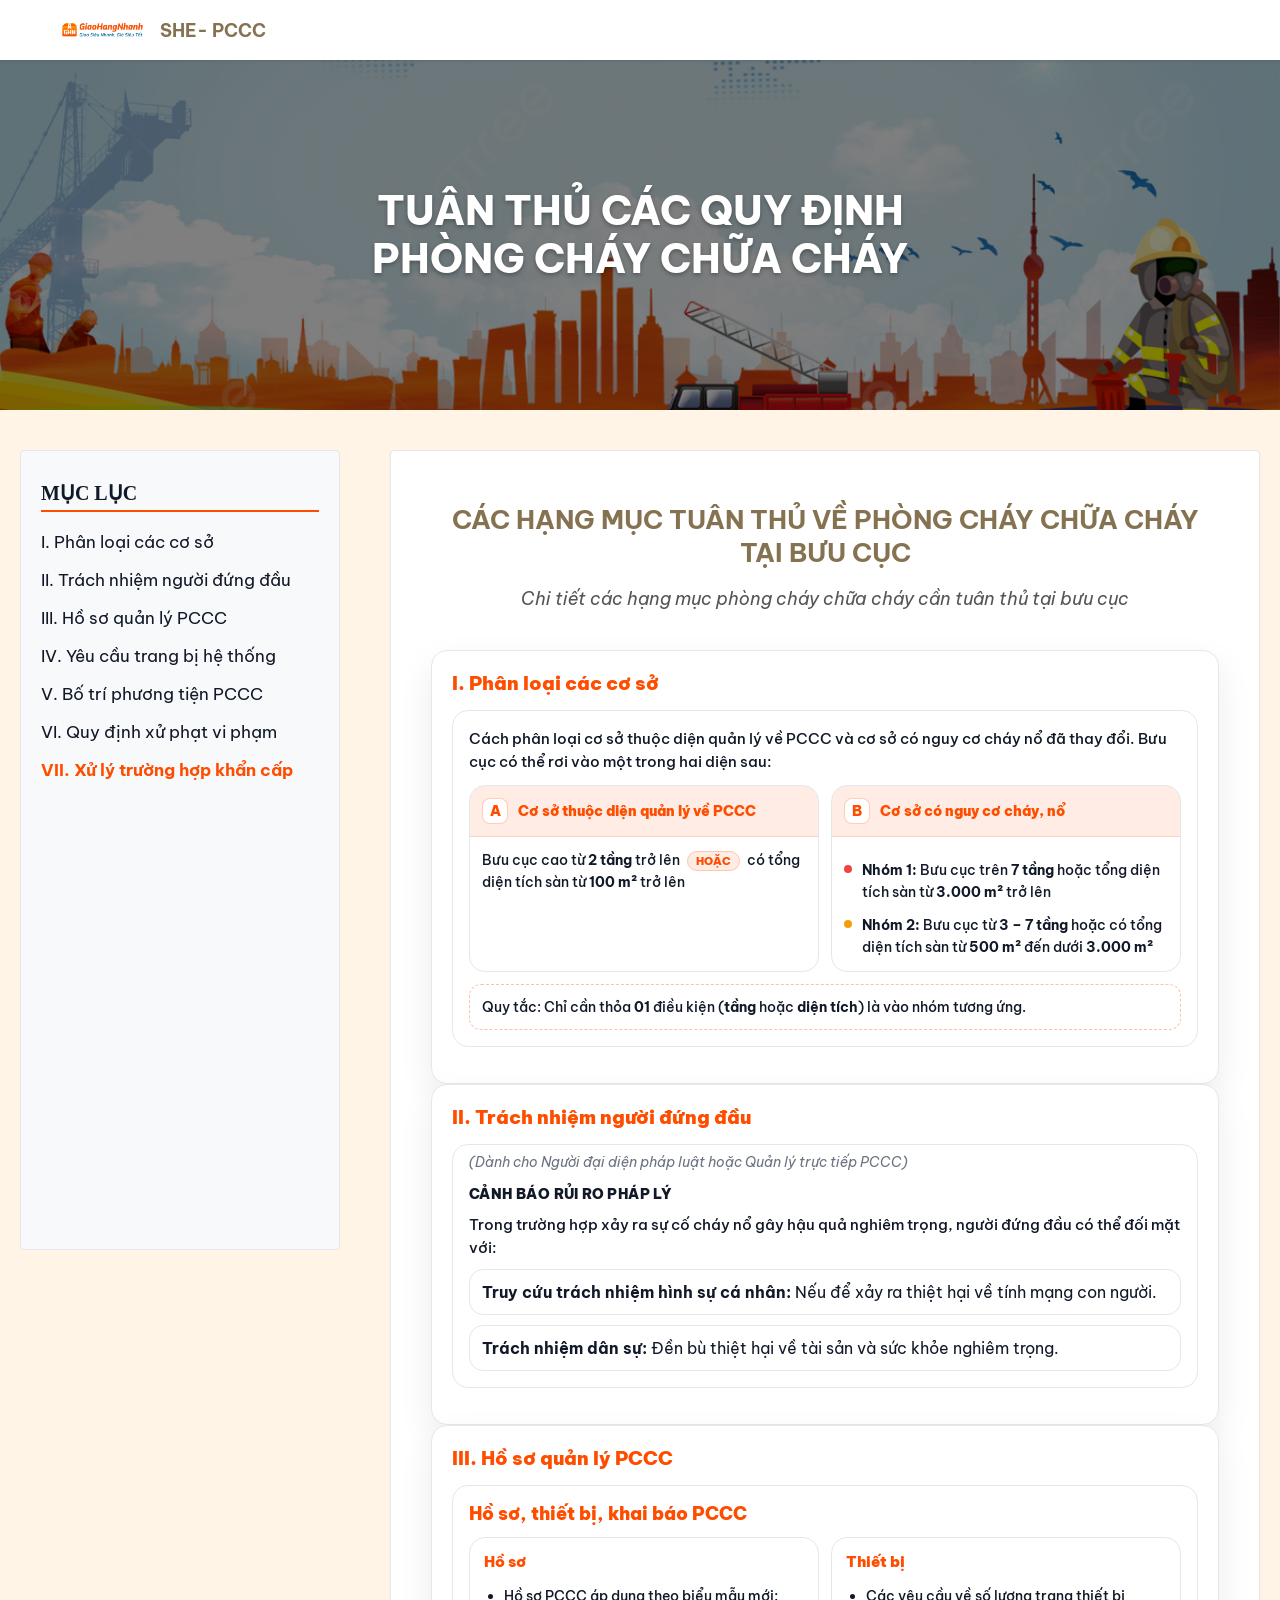
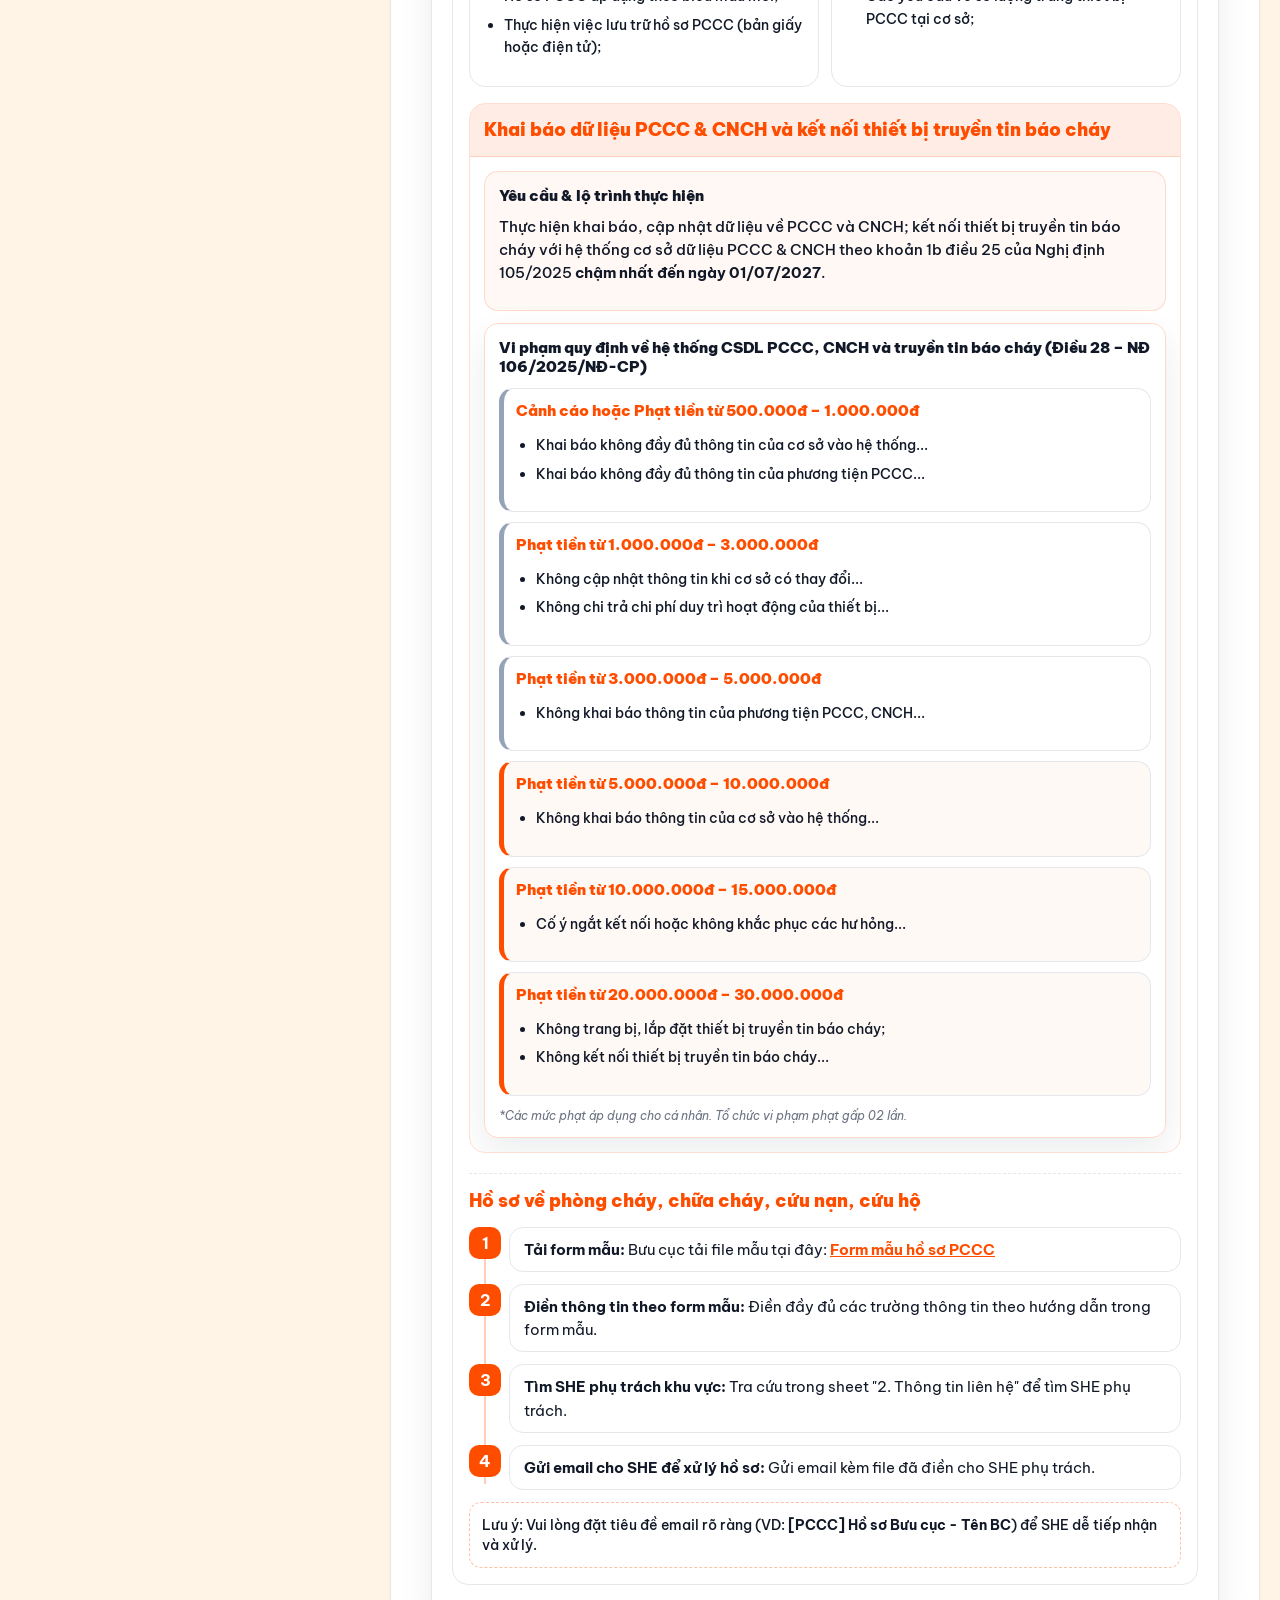
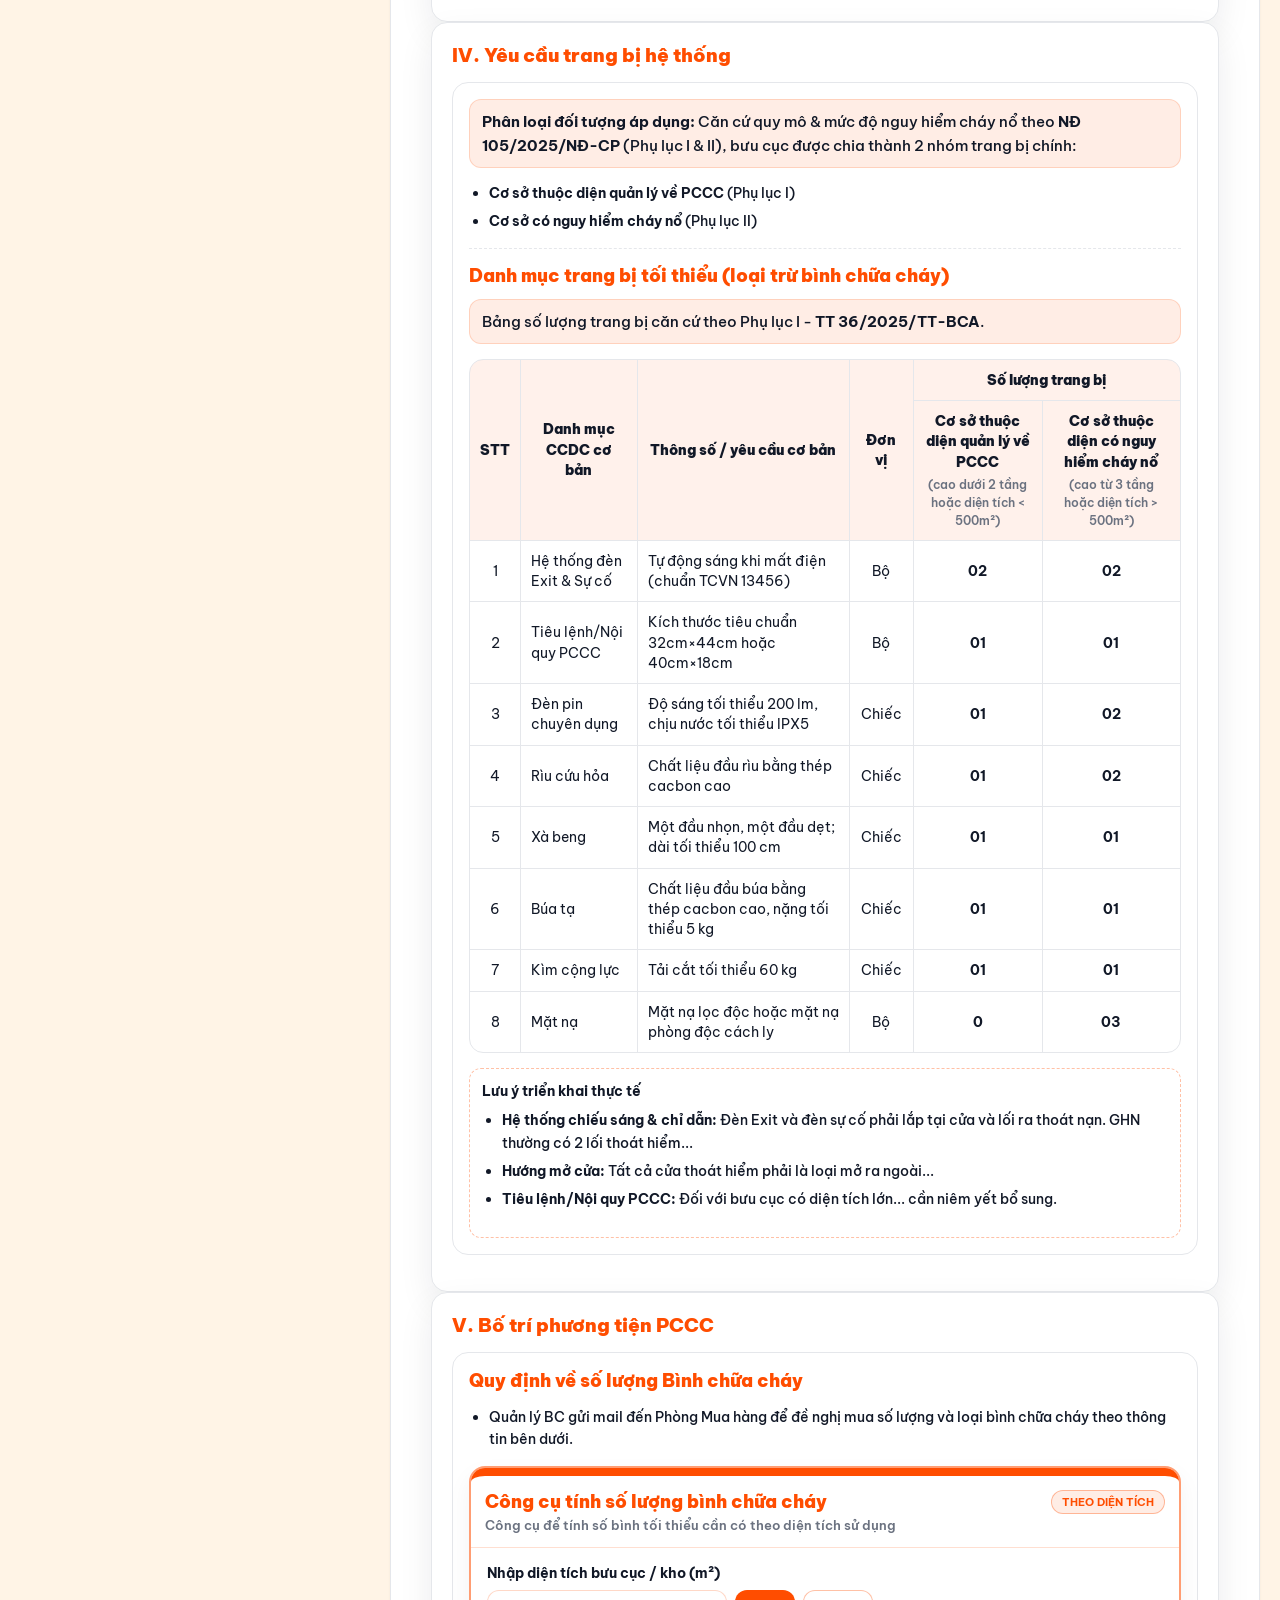
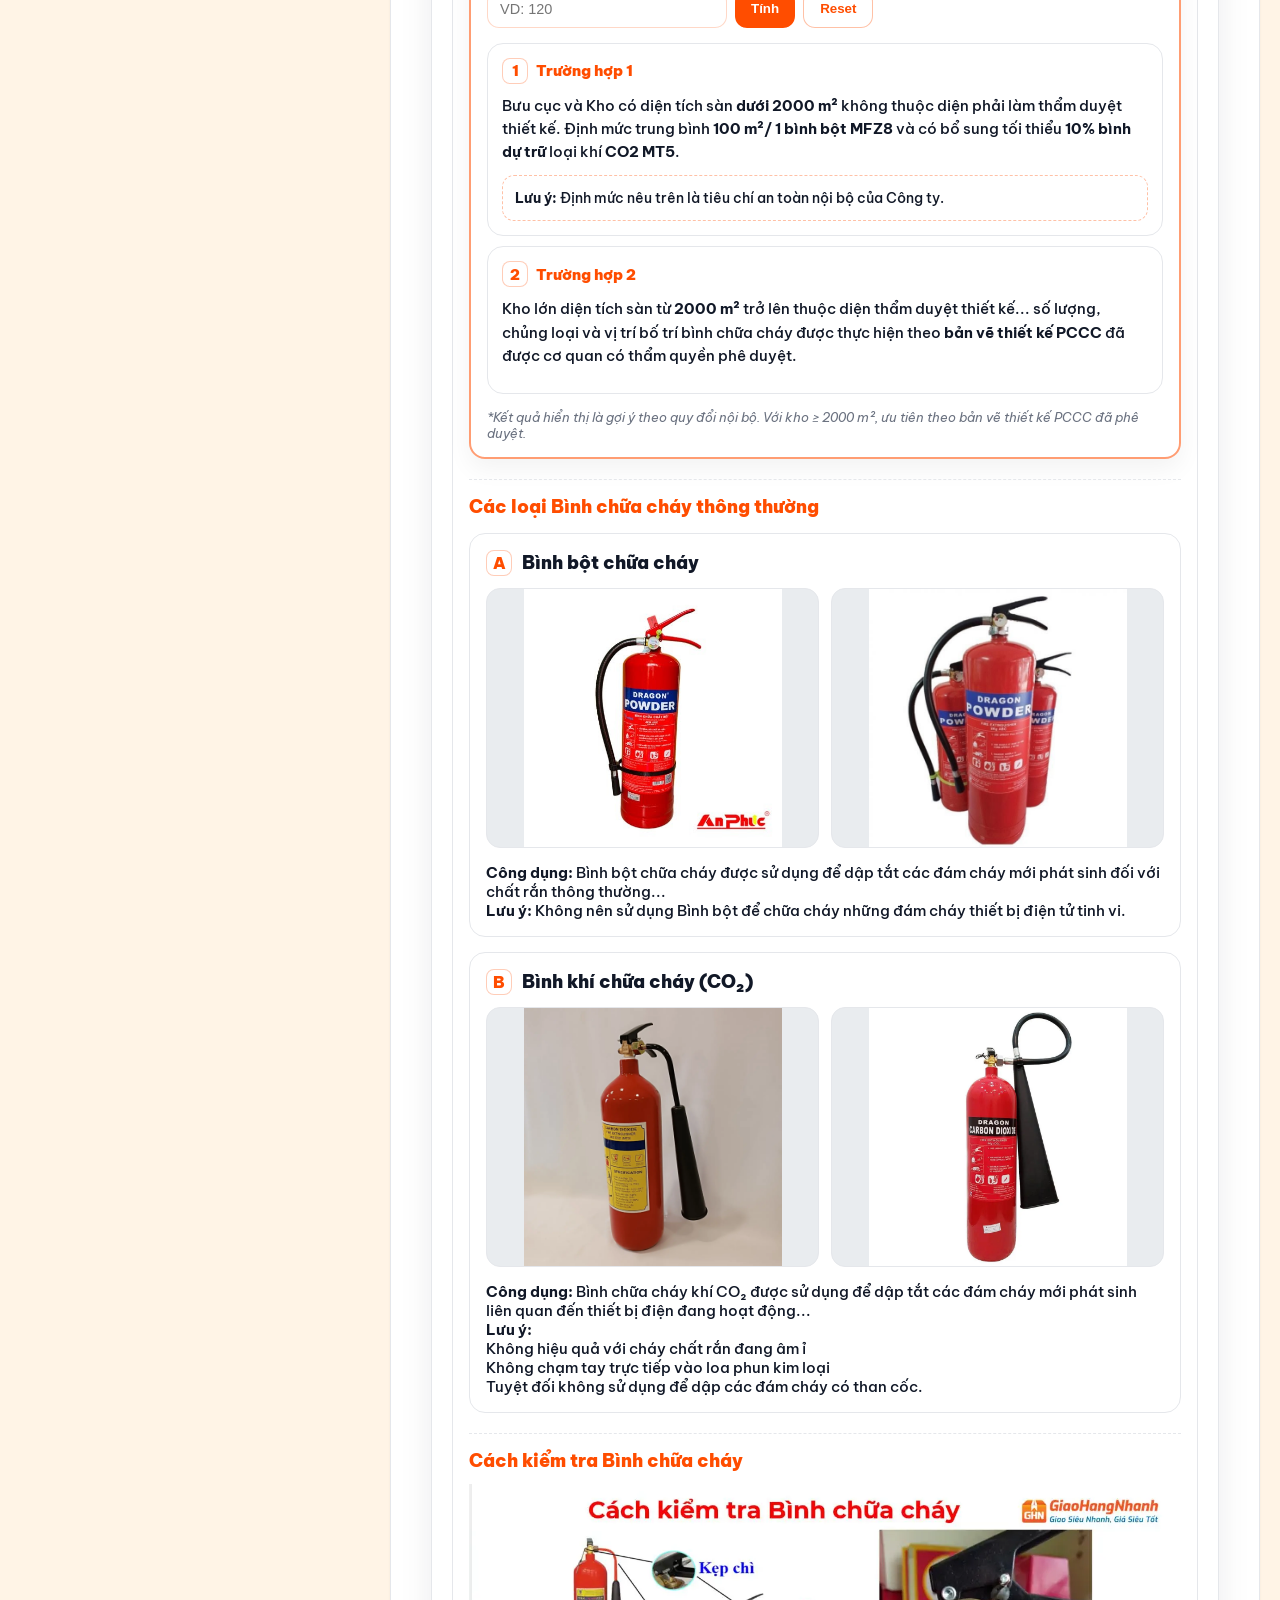
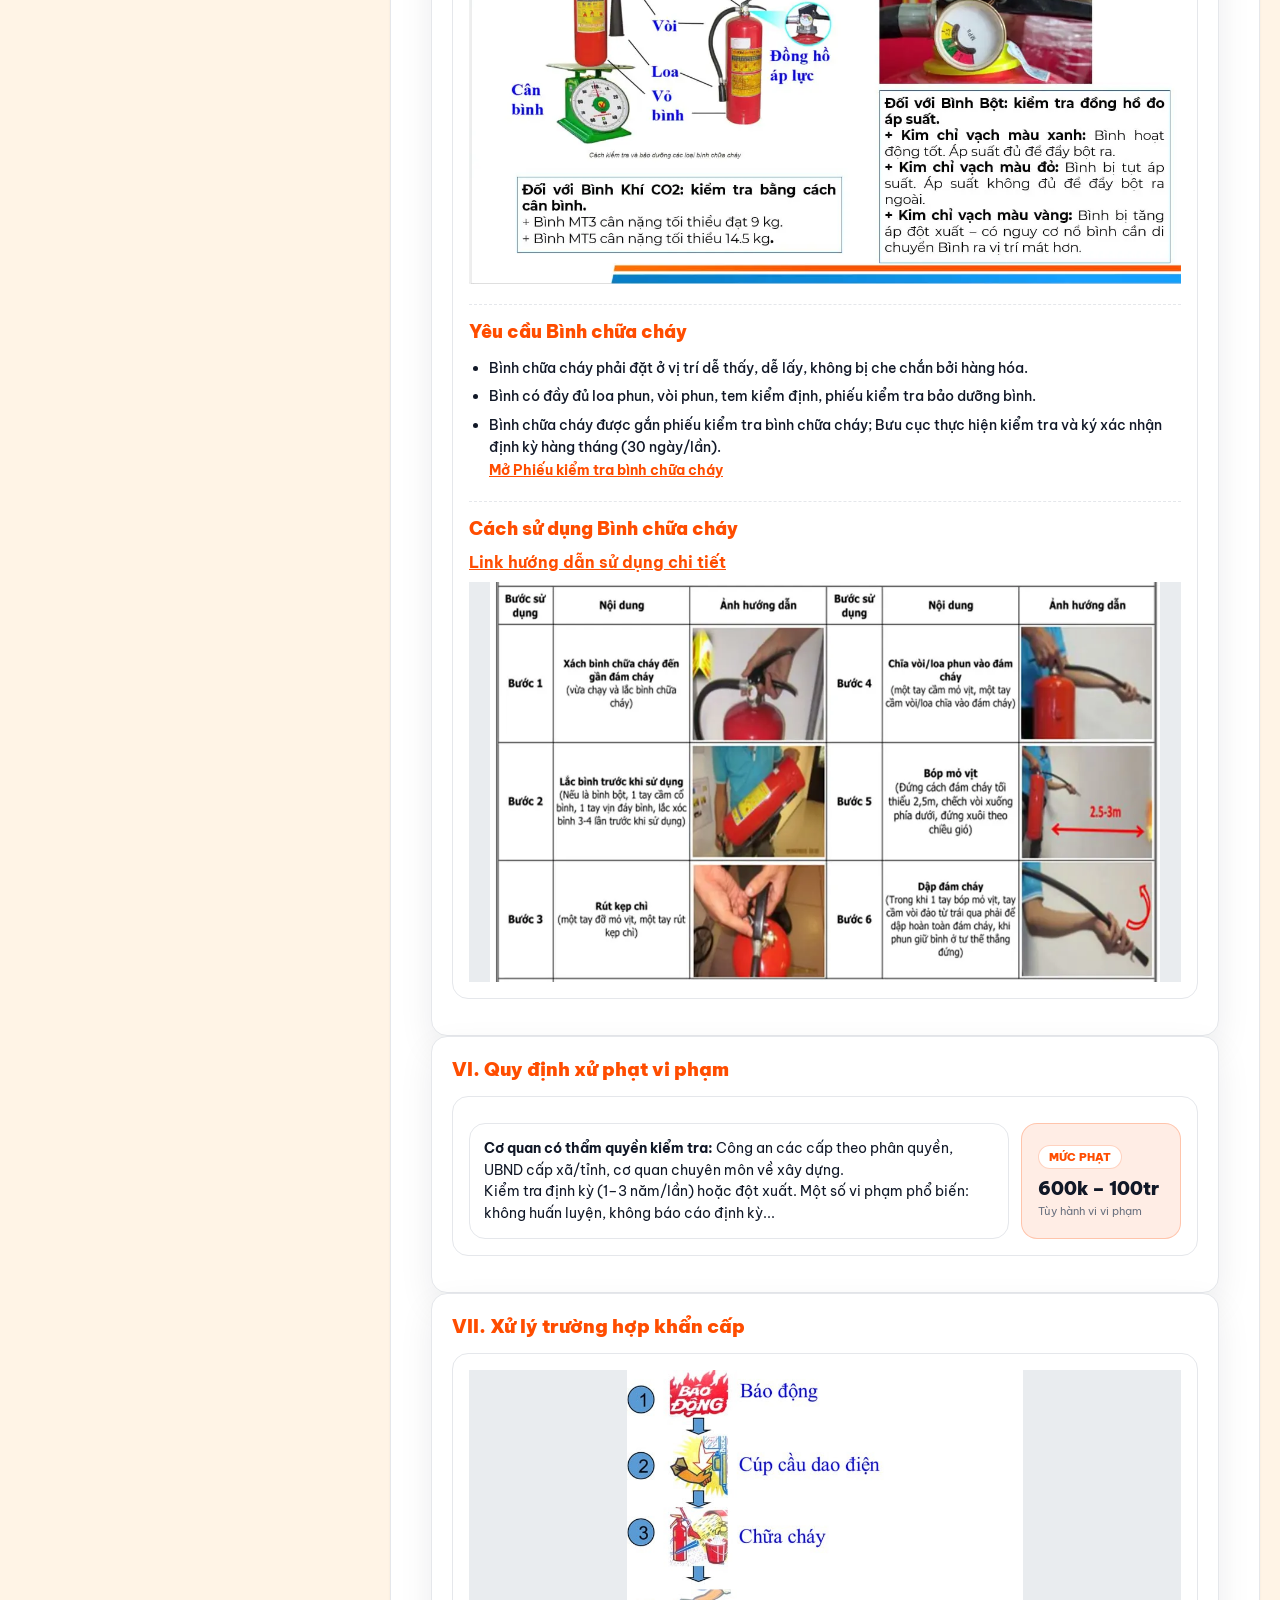
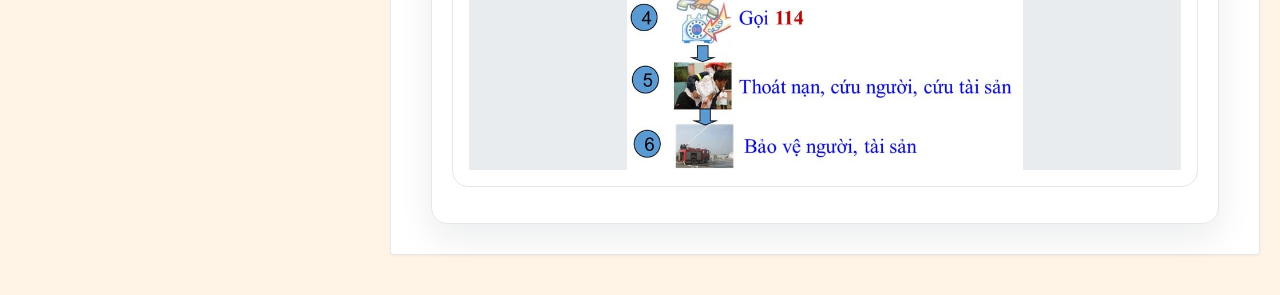
<file: index.html>
<!DOCTYPE html>
<html lang="vi">
<head>
    <meta charset="UTF-8">
    <meta name="viewport" content="width=device-width, initial-scale=1.0">
    <title>SHE- PCCC</title>
    <link rel="preconnect" href="https://fonts.googleapis.com">
    <link rel="preconnect" href="https://fonts.gstatic.com" crossorigin>
    <link href="https://fonts.googleapis.com/css2?family=Be+Vietnam+Pro:wght@400;500;600;700;800;900&display=swap" rel="stylesheet">
    
    <script src="https://cdnjs.cloudflare.com/ajax/libs/gsap/3.12.2/gsap.min.js"></script>
    <link rel="stylesheet" href="style.css">
</head>
<body style="background-color: #FFF4E6;">
    <div class="main-content-wrapper">
        <header class="site-header">
            <div class="header-container">
                <a href="#" class="logo-link">
                    <img src="images/logo.jpg" alt="Logo" class="site-logo">
                    <span class="site-title">SHE- PCCC</span>
                </a>
            </div>
        </header>

        <section class="hero-section">
            <div class="hero-overlay"></div>
            <div class="hero-content">
                <h1>TUÂN THỦ CÁC QUY ĐỊNH<br>PHÒNG CHÁY CHỮA CHÁY</h1>
            </div>
        </section>

        <div class="content-wrapper">
            <div class="doc-layout">
                
                <button id="mobile-menu-btn" class="mobile-menu-btn">☰ Mục lục</button>

                <aside class="sidebar" id="sidebar">
                    <button id="close-menu-btn" class="close-menu-btn">×</button>
                    
                    <nav class="toc">
                        <div class="toc-title">MỤC LỤC</div>
                        <ul>
                            <li><a href="#muc-I">I. Phân loại các cơ sở</a></li>
                            <li><a href="#muc-II">II. Trách nhiệm người đứng đầu</a></li>
                            <li><a href="#muc-III">III. Hồ sơ quản lý PCCC</a></li>
                            <li><a href="#muc-IV">IV. Yêu cầu trang bị hệ thống</a></li>
                            <li><a href="#muc-V">V. Bố trí phương tiện PCCC</a></li>
                            <li><a href="#muc-VI">VI. Quy định xử phạt vi phạm</a></li>
                            <li><a href="#muc-VII">VII. Xử lý trường hợp khẩn cấp</a></li>
                        </ul>
                    </nav>
                </aside>

                <main class="main-content">
                    <div class="section-heading">
                        <h2>CÁC HẠNG MỤC TUÂN THỦ VỀ PHÒNG CHÁY CHỮA CHÁY TẠI BƯU CỤC</h2>
                        <p class="subtitle">Chi tiết các hạng mục phòng cháy chữa cháy cần tuân thủ tại bưu cục</p>
                    </div>

                    <!-- MỤC I -->
                    <div id="muc-I" class="widget-block">
                        <div class="topHead">
                            <div class="topText">I. Phân loại các cơ sở</div>
                        </div>
                        <div class="subBlock">
                            <div class="desc">Cách phân loại cơ sở thuộc diện quản lý về PCCC và cơ sở có nguy cơ cháy nổ đã thay đổi. Bưu cục có thể rơi vào một trong hai diện sau:</div>
                            <div class="grid2">
                                <div class="card">
                                    <div class="cardTitle"><span class="badge">A</span> Cơ sở thuộc diện quản lý về PCCC</div>
                                    <div class="cardBody">Bưu cục cao từ <b>2 tầng</b> trở lên <span class="pill">HOẶC</span> có tổng diện tích sàn từ <b>100 m²</b> trở lên</div>
                                </div>
                                <div class="card">
                                    <div class="cardTitle"><span class="badge">B</span> Cơ sở có nguy cơ cháy, nổ</div>
                                    <div class="cardBody">
                                        <div class="row-item"><span class="dot red"></span><div><b>Nhóm 1:</b> Bưu cục trên <b>7 tầng</b> hoặc tổng diện tích sàn từ <b>3.000 m²</b> trở lên</div></div>
                                        <div class="row-item"><span class="dot amber"></span><div><b>Nhóm 2:</b> Bưu cục từ <b>3 – 7 tầng</b> hoặc có tổng diện tích sàn từ <b>500 m²</b> đến dưới <b>3.000 m²</b></div></div>
                                    </div>
                                </div>
                            </div>
                            <div class="note">Quy tắc: Chỉ cần thỏa <b>01</b> điều kiện (<b>tầng</b> hoặc <b>diện tích</b>) là vào nhóm tương ứng.</div>
                        </div>
                    </div>

                    <!-- MỤC II -->
                    <div id="muc-II" class="widget-block">
                        <div class="topHead">
                            <div class="topText">II. Trách nhiệm người đứng đầu</div>
                        </div>
                        <div class="subBlock">
                            <div class="sub-italic">(Dành cho Người đại diện pháp luật hoặc Quản lý trực tiếp PCCC)</div>
                            <div class="flag"><span class="flagText">CẢNH BÁO RỦI RO PHÁP LÝ</span></div>
                            <div class="desc" style="margin-bottom:10px">Trong trường hợp xảy ra sự cố cháy nổ gây hậu quả nghiêm trọng, người đứng đầu có thể đối mặt với:</div>
                            <ul class="list-ul">
                                <li class="list-item"><div class="itemText"><b>Truy cứu trách nhiệm hình sự cá nhân:</b> Nếu để xảy ra thiệt hại về tính mạng con người.</div></li>
                                <li class="list-item"><div class="itemText"><b>Trách nhiệm dân sự:</b> Đền bù thiệt hại về tài sản và sức khỏe nghiêm trọng.</div></li>
                            </ul>
                        </div>
                    </div>

                    <!-- MỤC III -->
                    <div id="muc-III" class="widget-block">
                        <div class="topHead">
                            <div class="topText">III. Hồ sơ quản lý PCCC</div>
                        </div>
                        <div class="subBlock">
                            <div class="subTitle">Hồ sơ, thiết bị, khai báo PCCC</div>
                            <div class="grid2">
                                <div class="card-outline">
                                    <div class="card-outline-head">Hồ sơ</div>
                                    <ul class="basic-list">
                                        <li>Hồ sơ PCCC áp dụng theo biểu mẫu mới;</li>
                                        <li>Thực hiện việc lưu trữ hồ sơ PCCC (bản giấy hoặc điện tử);</li>
                                    </ul>
                                </div>
                                <div class="card-outline">
                                    <div class="card-outline-head">Thiết bị</div>
                                    <ul class="basic-list">
                                        <li>Các yêu cầu về số lượng trang thiết bị PCCC tại cơ sở;</li>
                                    </ul>
                                </div>
                            </div>

                            <div class="addBlock">
                                <div class="addHead">
                                    <div class="addTitle">Khai báo dữ liệu PCCC & CNCH và kết nối thiết bị truyền tin báo cháy</div>
                                </div>
                                <div class="addBody">
                                    <div class="addCard soft">
                                        <div class="addCardTitle">Yêu cầu & lộ trình thực hiện</div>
                                        <div class="desc">Thực hiện khai báo, cập nhật dữ liệu về PCCC và CNCH; kết nối thiết bị truyền tin báo cháy với hệ thống cơ sở dữ liệu PCCC & CNCH theo khoản 1b điều 25 của Nghị định 105/2025 <b>chậm nhất đến ngày 01/07/2027</b>.</div>
                                    </div>
                                    <div class="addCard warn">
                                        <div class="addCardTitle">Vi phạm quy định về hệ thống CSDL PCCC, CNCH và truyền tin báo cháy (Điều 28 – NĐ 106/2025/NĐ-CP)</div>
                                        <div class="fine-grid">
                                            <div class="fine-item lv1">
                                                <div class="fine-money">Cảnh cáo hoặc Phạt tiền từ 500.000đ – 1.000.000đ</div>
                                                <ul class="basic-list">
                                                    <li>Khai báo không đầy đủ thông tin của cơ sở vào hệ thống...</li>
                                                    <li>Khai báo không đầy đủ thông tin của phương tiện PCCC...</li>
                                                </ul>
                                            </div>
                                            <div class="fine-item lv1">
                                                <div class="fine-money">Phạt tiền từ 1.000.000đ – 3.000.000đ</div>
                                                <ul class="basic-list">
                                                    <li>Không cập nhật thông tin khi cơ sở có thay đổi...</li>
                                                    <li>Không chi trả chi phí duy trì hoạt động của thiết bị...</li>
                                                </ul>
                                            </div>
                                            <div class="fine-item lv1">
                                                <div class="fine-money">Phạt tiền từ 3.000.000đ – 5.000.000đ</div>
                                                <ul class="basic-list"><li>Không khai báo thông tin của phương tiện PCCC, CNCH...</li></ul>
                                            </div>
                                            <div class="fine-item lv2">
                                                <div class="fine-money">Phạt tiền từ 5.000.000đ – 10.000.000đ</div>
                                                <ul class="basic-list"><li>Không khai báo thông tin của cơ sở vào hệ thống...</li></ul>
                                            </div>
                                            <div class="fine-item lv2">
                                                <div class="fine-money">Phạt tiền từ 10.000.000đ – 15.000.000đ</div>
                                                <ul class="basic-list"><li>Cố ý ngắt kết nối hoặc không khắc phục các hư hỏng...</li></ul>
                                            </div>
                                            <div class="fine-item lv2">
                                                <div class="fine-money">Phạt tiền từ 20.000.000đ – 30.000.000đ</div>
                                                <ul class="basic-list">
                                                    <li>Không trang bị, lắp đặt thiết bị truyền tin báo cháy;</li>
                                                    <li>Không kết nối thiết bị truyền tin báo cháy...</li>
                                                </ul>
                                            </div>
                                        </div>
                                        <div class="fine-note">*Các mức phạt áp dụng cho cá nhân. Tổ chức vi phạm phạt gấp 02 lần.</div>
                                    </div>
                                </div>
                            </div>

                            <div class="inner-section">
                                <div class="subTitle">Hồ sơ về phòng cháy, chữa cháy, cứu nạn, cứu hộ</div>
                                <div class="timeline">
                                    <div class="tl-item"><div class="tl-no">1</div><div class="tl-card"><b>Tải form mẫu:</b> Bưu cục tải file mẫu tại đây: <a href="https://docs.google.com/spreadsheets/d/19KTBDjvqciRpOD7RCYPtII6HBfmTwMv2K7l2vP-HbwY" class="inline-link" target="_blank">Form mẫu hồ sơ PCCC</a></div></div>
                                    <div class="tl-item"><div class="tl-no">2</div><div class="tl-card"><b>Điền thông tin theo form mẫu:</b> Điền đầy đủ các trường thông tin theo hướng dẫn trong form mẫu.</div></div>
                                    <div class="tl-item"><div class="tl-no">3</div><div class="tl-card"><b>Tìm SHE phụ trách khu vực:</b> Tra cứu trong sheet "2. Thông tin liên hệ" để tìm SHE phụ trách.</div></div>
                                    <div class="tl-item"><div class="tl-no">4</div><div class="tl-card"><b>Gửi email cho SHE để xử lý hồ sơ:</b> Gửi email kèm file đã điền cho SHE phụ trách.</div></div>
                                </div>
                                <div class="note">Lưu ý: Vui lòng đặt tiêu đề email rõ ràng (VD: <b>[PCCC] Hồ sơ Bưu cục - Tên BC</b>) để SHE dễ tiếp nhận và xử lý.</div>
                            </div>
                        </div>
                    </div>

                    <!-- MỤC IV -->
                    <div id="muc-IV" class="widget-block">
                        <div class="topHead">
                            <div class="topText">IV. Yêu cầu trang bị hệ thống</div>
                        </div>
                        <div class="subBlock">
                            <div class="desc highlight-desc">
                                <b>Phân loại đối tượng áp dụng:</b> Căn cứ quy mô & mức độ nguy hiểm cháy nổ theo <b>NĐ 105/2025/NĐ-CP</b> (Phụ lục I & II), bưu cục được chia thành 2 nhóm trang bị chính:
                            </div>
                            <ul class="basic-list">
                                <li><b>Cơ sở thuộc diện quản lý về PCCC</b> (Phụ lục I)</li>
                                <li><b>Cơ sở có nguy hiểm cháy nổ</b> (Phụ lục II)</li>
                            </ul>

                            <div class="inner-section" style="margin-top: 15px;">
                                <div class="subTitle">Danh mục trang bị tối thiểu (loại trừ bình chữa cháy)</div>
                                <div class="desc highlight-desc" style="margin-bottom:10px">Bảng số lượng trang bị căn cứ theo Phụ lục I - <b>TT 36/2025/TT-BCA</b>.</div>
                                
                                <div class="table-wrap">
                                    <table class="data-table">
                                        <thead>
                                            <tr>
                                                <th rowspan="2" style="width:50px; text-align:center;">STT</th>
                                                <th rowspan="2">Danh mục CCDC cơ bản</th>
                                                <th rowspan="2">Thông số / yêu cầu cơ bản</th>
                                                <th rowspan="2" style="text-align:center;">Đơn vị</th>
                                                <th colspan="2" style="text-align:center;">Số lượng trang bị</th>
                                            </tr>
                                            <tr>
                                                <th>Cơ sở thuộc diện quản lý về PCCC<br><span class="th-sub">(cao dưới 2 tầng hoặc diện tích < 500m²)</span></th>
                                                <th>Cơ sở thuộc diện có nguy hiểm cháy nổ<br><span class="th-sub">(cao từ 3 tầng hoặc diện tích > 500m²)</span></th>
                                            </tr>
                                        </thead>
                                        <tbody>
                                            <tr><td class="center">1</td><td>Hệ thống đèn Exit & Sự cố</td><td>Tự động sáng khi mất điện (chuẩn TCVN 13456)</td><td class="center">Bộ</td><td class="center"><b>02</b></td><td class="center"><b>02</b></td></tr>
                                            <tr><td class="center">2</td><td>Tiêu lệnh/Nội quy PCCC</td><td>Kích thước tiêu chuẩn 32cm×44cm hoặc 40cm×18cm</td><td class="center">Bộ</td><td class="center"><b>01</b></td><td class="center"><b>01</b></td></tr>
                                            <tr><td class="center">3</td><td>Đèn pin chuyên dụng</td><td>Độ sáng tối thiểu 200 lm, chịu nước tối thiểu IPX5</td><td class="center">Chiếc</td><td class="center"><b>01</b></td><td class="center"><b>02</b></td></tr>
                                            <tr><td class="center">4</td><td>Rìu cứu hỏa</td><td>Chất liệu đầu rìu bằng thép cacbon cao</td><td class="center">Chiếc</td><td class="center"><b>01</b></td><td class="center"><b>02</b></td></tr>
                                            <tr><td class="center">5</td><td>Xà beng</td><td>Một đầu nhọn, một đầu dẹt; dài tối thiểu 100 cm</td><td class="center">Chiếc</td><td class="center"><b>01</b></td><td class="center"><b>01</b></td></tr>
                                            <tr><td class="center">6</td><td>Búa tạ</td><td>Chất liệu đầu búa bằng thép cacbon cao, nặng tối thiểu 5 kg</td><td class="center">Chiếc</td><td class="center"><b>01</b></td><td class="center"><b>01</b></td></tr>
                                            <tr><td class="center">7</td><td>Kìm cộng lực</td><td>Tải cắt tối thiểu 60 kg</td><td class="center">Chiếc</td><td class="center"><b>01</b></td><td class="center"><b>01</b></td></tr>
                                            <tr><td class="center">8</td><td>Mặt nạ</td><td>Mặt nạ lọc độc hoặc mặt nạ phòng độc cách ly</td><td class="center">Bộ</td><td class="center"><b>0</b></td><td class="center"><b>03</b></td></tr>
                                        </tbody>
                                    </table>
                                </div>

                                <div class="note" style="margin-top:15px;">
                                    <b>Lưu ý triển khai thực tế</b>
                                    <ul class="basic-list" style="margin-top:8px">
                                        <li><b>Hệ thống chiếu sáng & chỉ dẫn:</b> Đèn Exit và đèn sự cố phải lắp tại cửa và lối ra thoát nạn. GHN thường có 2 lối thoát hiểm...</li>
                                        <li><b>Hướng mở cửa:</b> Tất cả cửa thoát hiểm phải là loại mở ra ngoài...</li>
                                        <li><b>Tiêu lệnh/Nội quy PCCC:</b> Đối với bưu cục có diện tích lớn... cần niêm yết bổ sung.</li>
                                    </ul>
                                </div>
                            </div>
                        </div>
                    </div>

                    <!-- MỤC V -->
                    <div id="muc-V" class="widget-block">
                        <div class="topHead">
                            <div class="topText">V. Bố trí phương tiện PCCC</div>
                        </div>
                        <div class="subBlock">
                            <div class="subTitle">Quy định về số lượng Bình chữa cháy</div>
                            <ul class="basic-list"><li>Quản lý BC gửi mail đến Phòng Mua hàng để đề nghị mua số lượng và loại bình chữa cháy theo thông tin bên dưới.</li></ul>
                            <div class="toolCard" data-tool="v2">
                                <div class="toolHead">
                                    <div class="toolHeadText">
                                        <div class="toolTitle">Công cụ tính số lượng bình chữa cháy</div>
                                        <div class="toolSub">Công cụ để tính số bình tối thiểu cần có theo diện tích sử dụng</div>
                                    </div>
                                    <span class="toolTag">THEO DIỆN TÍCH</span>
                                </div>
                                <div class="toolBody">
                                    <label class="toolLabel">Nhập diện tích bưu cục / kho (m²)</label>
                                    <div class="toolRow">
                                        <input class="toolArea" type="number" min="0" step="1" placeholder="VD: 120" />
                                        <button class="toolCalc" type="button">Tính</button>
                                        <button class="toolReset" type="button">Reset</button>
                                    </div>
                                    <div class="toolResult" style="display:none;"></div>
                                    
                                    <div class="toolCases">
                                        <div class="card-outline">
                                            <div class="card-outline-head"><span class="badge">1</span> Trường hợp 1</div>
                                            <div class="desc">Bưu cục và Kho có diện tích sàn <b>dưới 2000 m²</b> không thuộc diện phải làm thẩm duyệt thiết kế. Định mức trung bình <b>100 m²/ 1 bình bột MFZ8</b> và có bổ sung tối thiểu <b>10% bình dự trữ</b> loại khí <b>CO2 MT5</b>.</div>
                                            <div class="note"><b>Lưu ý:</b> Định mức nêu trên là tiêu chí an toàn nội bộ của Công ty.</div>
                                        </div>
                                        <div class="card-outline">
                                            <div class="card-outline-head"><span class="badge">2</span> Trường hợp 2</div>
                                            <div class="desc">Kho lớn diện tích sàn từ <b>2000 m²</b> trở lên thuộc diện thẩm duyệt thiết kế... số lượng, chủng loại và vị trí bố trí bình chữa cháy được thực hiện theo <b>bản vẽ thiết kế PCCC</b> đã được cơ quan có thẩm quyền phê duyệt.</div>
                                        </div>
                                    </div>
                                    <div class="toolHint">*Kết quả hiển thị là gợi ý theo quy đổi nội bộ. Với kho ≥ 2000 m², ưu tiên theo bản vẽ thiết kế PCCC đã phê duyệt.</div>
                                </div>
                            </div>

                            <div class="inner-section">
                                <div class="subTitle">Các loại Bình chữa cháy thông thường</div>
                                <div class="typeCard">
                                    <div class="typeHead"><span class="badge">A</span> <div class="typeName">Bình bột chữa cháy</div></div>
                                    <div class="grid2">
                                        <div class="typeItem custom-viewer" data-img-src="images/ABC_4kg.jpg">
                                            <div class="viewer-controls"><button class="btn-zoom-in">+</button><button class="btn-zoom-out">-</button><button class="btn-pop-out">↗</button></div>
                                            <div class="img-container"><img src="images/ABC_4kg.jpg" alt="Bình bột 4kg"></div>
                                            <div class="typeCap">Bình bột ABC loại 4 kg (MFZ4)</div>
                                        </div>
                                        <div class="typeItem custom-viewer" data-img-src="images/ABC_8kg.jpg">
                                            <div class="viewer-controls"><button class="btn-zoom-in">+</button><button class="btn-zoom-out">-</button><button class="btn-pop-out">↗</button></div>
                                            <div class="img-container"><img src="images/ABC_8kg.jpg" alt="Bình bột 8kg"></div>
                                            <div class="typeCap">Bình bột ABC loại 8 kg (MFZ8)</div>
                                        </div>
                                    </div>
                                    <div class="typeText">
                                        <div><b>Công dụng:</b> Bình bột chữa cháy được sử dụng để dập tắt các đám cháy mới phát sinh đối với chất rắn thông thường...</div>
                                        <div class="typeWarn"><b>Lưu ý:</b> Không nên sử dụng Bình bột để chữa cháy những đám cháy thiết bị điện tử tinh vi.</div>
                                    </div>
                                </div>
                                <div class="typeCard">
                                    <div class="typeHead"><span class="badge">B</span> <div class="typeName">Bình khí chữa cháy (CO₂)</div></div>
                                    <div class="grid2">
                                        <div class="typeItem custom-viewer" data-img-src="images/Co2_3kg.webp">
                                            <div class="viewer-controls"><button class="btn-zoom-in">+</button><button class="btn-zoom-out">-</button><button class="btn-pop-out">↗</button></div>
                                            <div class="img-container"><img src="images/Co2_3kg.webp" alt="Bình CO2 3kg"></div>
                                            <div class="typeCap">Bình khí CO2 loại 3 kg (MT3)</div>
                                        </div>
                                        <div class="typeItem custom-viewer" data-img-src="images/CO2_5kg.webp">
                                            <div class="viewer-controls"><button class="btn-zoom-in">+</button><button class="btn-zoom-out">-</button><button class="btn-pop-out">↗</button></div>
                                            <div class="img-container"><img src="images/CO2_5kg.webp" alt="Bình CO2 5kg"></div>
                                            <div class="typeCap">Bình khí CO2 loại 5 kg (MT5)</div>
                                        </div>
                                    </div>
                                    <div class="typeText">
                                        <div><b>Công dụng:</b> Bình chữa cháy khí CO₂ được sử dụng để dập tắt các đám cháy mới phát sinh liên quan đến thiết bị điện đang hoạt động...</div>
                                        <div class="typeWarn"><b>Lưu ý:</b><br>Không hiệu quả với cháy chất rắn đang âm ỉ<br>Không chạm tay trực tiếp vào loa phun kim loại<br>Tuyệt đối không sử dụng để dập các đám cháy có than cốc.</div>
                                    </div>
                                </div>
                            </div>

                            <div class="inner-section">
                                <div class="subTitle">Cách kiểm tra Bình chữa cháy</div>
                                <div class="custom-viewer" style="height: 400px;" data-img-src="images/guide_check.webp">
                                    <div class="viewer-controls"><button class="btn-zoom-in">+</button><button class="btn-zoom-out">-</button><button class="btn-pop-out">↗</button></div>
                                    <div class="img-container"><img src="images/guide_check.webp" alt="Video/Hình ảnh hướng dẫn kiểm tra"><span>[Chèn ảnh/video Cách kiểm tra]</span></div>
                                </div>
                            </div>

                            <div class="inner-section">
                                <div class="subTitle">Yêu cầu Bình chữa cháy</div>
                                <ul class="basic-list">
                                    <li>Bình chữa cháy phải đặt ở vị trí dễ thấy, dễ lấy, không bị che chắn bởi hàng hóa.</li>
                                    <li>Bình có đầy đủ loa phun, vòi phun, tem kiểm định, phiếu kiểm tra bảo dưỡng bình.</li>
                                    <li>Bình chữa cháy được gắn phiếu kiểm tra bình chữa cháy; Bưu cục thực hiện kiểm tra và ký xác nhận định kỳ hàng tháng (30 ngày/lần).<br>
                                    <a href="https://drive.google.com/file/d/19lIQtsj6nYCKDCRk2_mqTWVhAuc-ytFf/view" target="_blank" class="inline-link">Mở Phiếu kiểm tra bình chữa cháy</a>
                                    </li>
                                </ul>
                            </div>

                            <div class="inner-section">
                                <div class="subTitle">Cách sử dụng Bình chữa cháy</div>
                                <a href="https://www.youtube.com/watch?v=8UApnu87Ig0" target="_blank" class="inline-link" style="margin-bottom: 10px; display: inline-block;">Link hướng dẫn sử dụng chi tiết</a>
                                <div class="custom-viewer" style="height: 400px;" data-img-src="images/guide_use.webp">
                                    <div class="viewer-controls"><button class="btn-zoom-in">+</button><button class="btn-zoom-out">-</button><button class="btn-pop-out">↗</button></div>
                                    <div class="img-container"><img src="images/guide_use.webp" alt="Video/Hình ảnh hướng dẫn sử dụng"><span>[Chèn ảnh/video Cách sử dụng]</span></div>
                                </div>
                            </div>
                        </div>
                    </div>

                    <!-- MỤC VI -->
                    <div id="muc-VI" class="widget-block">
                        <div class="topHead">
                            <div class="topText">VI. Quy định xử phạt vi phạm</div>
                        </div>
                        <div class="subBlock">
                            <div class="banner-box">
                                <div class="banner-left">
                                    <b>Cơ quan có thẩm quyền kiểm tra:</b> Công an các cấp theo phân quyền, UBND cấp xã/tỉnh, cơ quan chuyên môn về xây dựng.<br>
                                    Kiểm tra định kỳ (1–3 năm/lần) hoặc đột xuất. Một số vi phạm phổ biến: không huấn luyện, không báo cáo định kỳ...
                                </div>
                                <div class="banner-right">
                                    <div class="pill-banner">Mức phạt</div>
                                    <div class="money-banner">600k – 100tr</div>
                                    <div class="mini-banner">Tùy hành vi vi phạm</div>
                                </div>
                            </div>
                        </div>
                    </div>

                    <!-- MỤC VII -->
                    <div id="muc-VII" class="widget-block">
                        <div class="topHead">
                            <div class="topText">VII. Xử lý trường hợp khẩn cấp</div>
                        </div>
                        <div class="subBlock">
                            <div class="custom-viewer" style="height: 400px;" data-img-src="images/Quy_trinh_ung_pho.jpg">
                                <div class="viewer-controls"><button class="btn-zoom-in">+</button><button class="btn-zoom-out">-</button><button class="btn-pop-out">↗</button></div>
                                <div class="img-container"><img src="images/Quy_trinh_ung_pho.jpg" alt="Quy trình ứng phó"><span>[Chèn ảnh/video Quy trình ứng phó]</span></div>
                            </div>
                        </div>
                    </div>

                </main>
            </div>        
        </div> 
    </div> 
    <script src="script.js"></script>
</body>
</html>
</file>
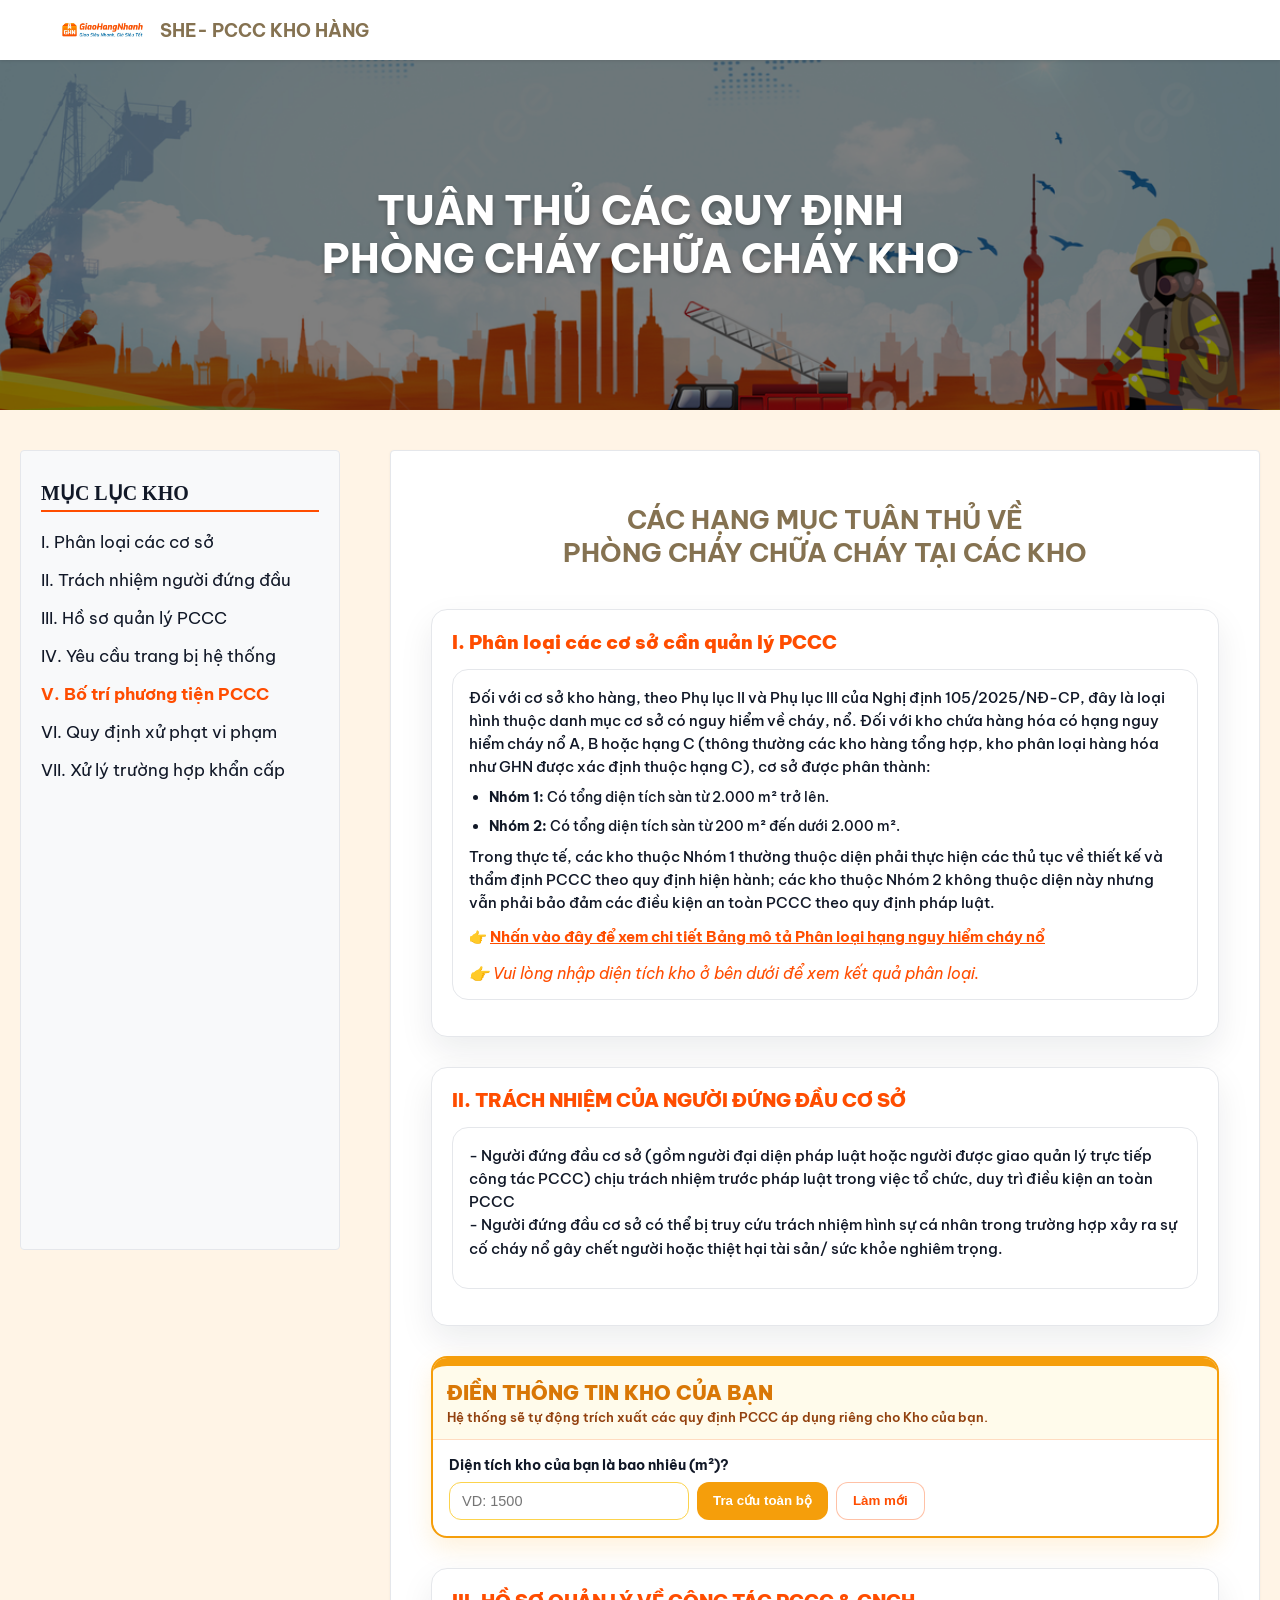
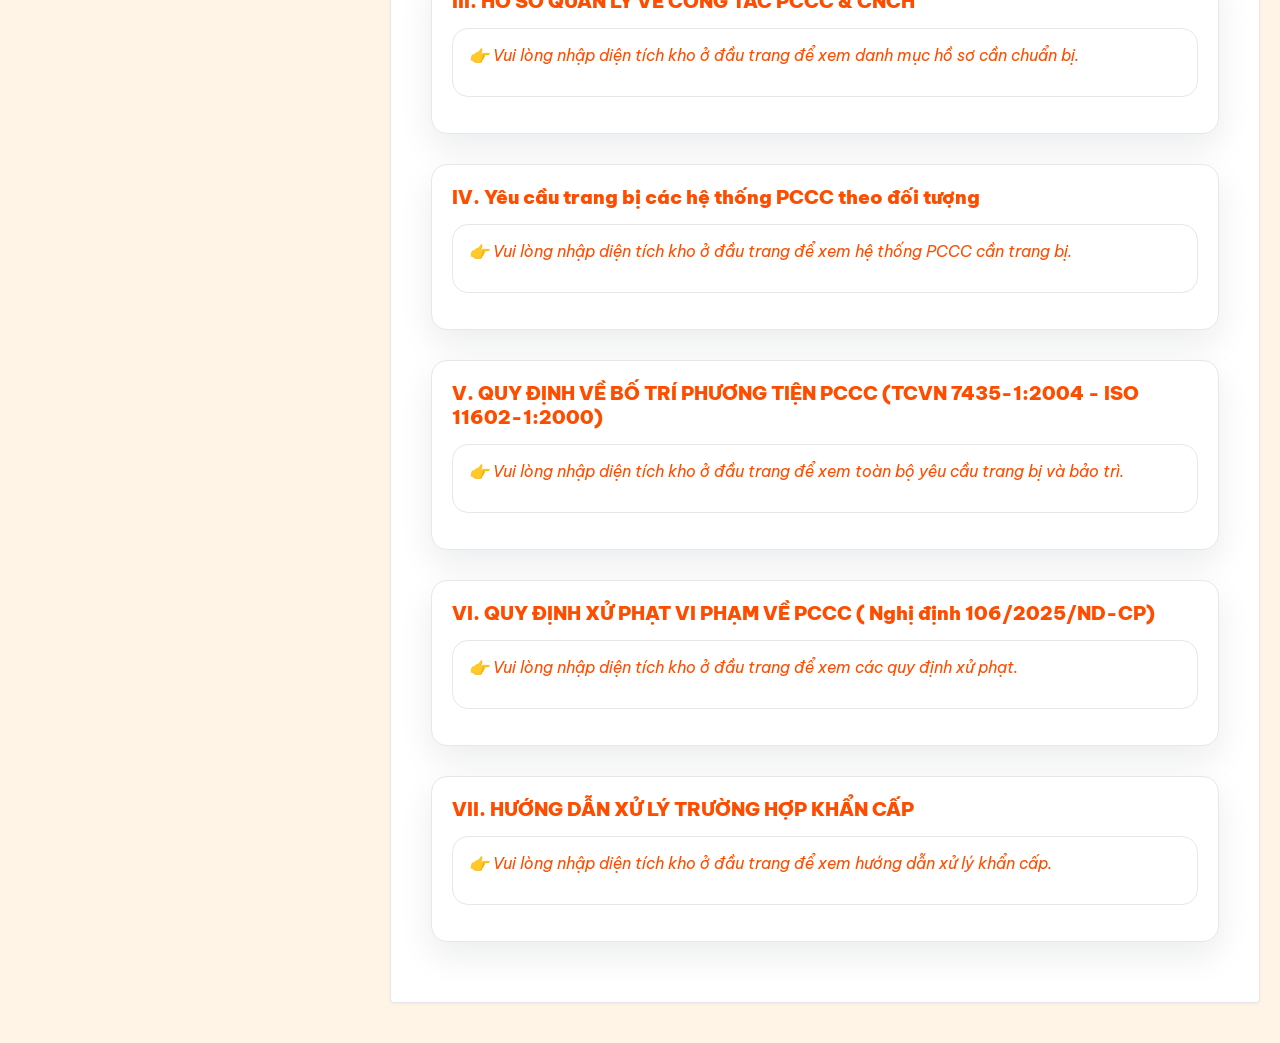
<file: Kho/kho.html>
<!DOCTYPE html>
<html lang="vi">
<head>
    <meta charset="UTF-8">
    <meta name="viewport" content="width=device-width, initial-scale=1.0, maximum-scale=1.0, user-scalable=no">
    <title>SHE- PCCC KHO HÀNG</title>
    <link rel="preconnect" href="https://fonts.googleapis.com">
    <link rel="preconnect" href="https://fonts.gstatic.com" crossorigin>
    <link href="https://fonts.googleapis.com/css2?family=Be+Vietnam+Pro:wght@400;500;600;700;800;900&display=swap" rel="stylesheet">
    <script src="https://cdnjs.cloudflare.com/ajax/libs/gsap/3.12.2/gsap.min.js"></script>
    <link rel="stylesheet" href="style_kho.css">
</head>
<body style="background-color: #FFF4E6;">
    <div class="main-content-wrapper">
        <header class="site-header">
            <div class="header-container">
                <a href="#" class="logo-link">
                    <img src="images/logo.jpg" alt="Logo" class="site-logo">
                    <span class="site-title">SHE- PCCC KHO HÀNG</span>
                </a>
            </div>
        </header>

        <section class="hero-section">
            <div class="hero-overlay"></div>
            <div class="hero-content">
                <h1>TUÂN THỦ CÁC QUY ĐỊNH<br>PHÒNG CHÁY CHỮA CHÁY KHO</h1>
            </div>
        </section>

        <div class="content-wrapper">
            <div class="doc-layout">
                
                <button id="mobile-menu-btn" class="mobile-menu-btn">☰ Mục lục</button>

                <aside class="sidebar" id="sidebar">
                    <button id="close-menu-btn" class="close-menu-btn">×</button>
                    <nav class="toc">
                        <div class="toc-title">MỤC LỤC KHO</div>
                        <ul>
                            <li><a href="#muc-I">I. Phân loại các cơ sở</a></li>
                            <li><a href="#muc-II">II. Trách nhiệm người đứng đầu</a></li>
                            <li><a href="#muc-III">III. Hồ sơ quản lý PCCC</a></li>
                            <li><a href="#muc-IV">IV. Yêu cầu trang bị hệ thống</a></li>
                            <li><a href="#muc-V">V. Bố trí phương tiện PCCC</a></li>
                            <li><a href="#muc-VI">VI. Quy định xử phạt vi phạm</a></li>
                            <li><a href="#muc-VII">VII. Xử lý trường hợp khẩn cấp</a></li>
                        </ul>
                    </nav>
                </aside>

                <main class="main-content">
                    <div class="scale-wrapper">
                        <div class="section-heading">
                            <h2>CÁC HẠNG MỤC TUÂN THỦ VỀ<br>PHÒNG CHÁY CHỮA CHÁY TẠI CÁC KHO</h2>
                        </div>

                        <div id="muc-I" class="widget-block">
                            <div class="topHead"><div class="topText">I. Phân loại các cơ sở cần quản lý PCCC</div></div>
                            <div class="subBlock">
                                <div class="desc" style="margin-bottom: 10px;">
                                    Đối với cơ sở kho hàng, theo Phụ lục II và Phụ lục III của Nghị định 105/2025/NĐ-CP, đây là loại hình thuộc danh mục cơ sở có nguy hiểm về cháy, nổ. Đối với kho chứa hàng hóa có hạng nguy hiểm cháy nổ A, B hoặc hạng C (thông thường các kho hàng tổng hợp, kho phân loại hàng hóa như GHN được xác định thuộc hạng C), cơ sở được phân thành:<br>
                                    <ul class="basic-list" style="margin-top: 8px; margin-bottom: 8px;">
                                        <li><b>Nhóm 1:</b> Có tổng diện tích sàn từ 2.000 m² trở lên.</li>
                                        <li><b>Nhóm 2:</b> Có tổng diện tích sàn từ 200 m² đến dưới 2.000 m².</li>
                                    </ul>
                                    Trong thực tế, các kho thuộc Nhóm 1 thường thuộc diện phải thực hiện các thủ tục về thiết kế và thẩm định PCCC theo quy định hiện hành; các kho thuộc Nhóm 2 không thuộc diện này nhưng vẫn phải bảo đảm các điều kiện an toàn PCCC theo quy định pháp luật.
                                </div>
                                <div class="desc" style="margin-bottom: 15px;">
                                    👉 <a href="https://thuvienphapluat.vn/van-ban/Xay-dung-Do-thi/Thong-tu-06-2022-TT-BXD-Quy-chuan-QCVN-06-2022-BXD-An-toan-chay-cho-nha-va-cong-trinh-544059.aspx#:~:text=CV4-,PH%E1%BB%A4%20L%E1%BB%A4C%20C,V%C3%80%20C%C3%81C%20GIAN%20PH%C3%92NG%20C%C3%93%20C%C3%94NG%20N%C4%82NG%20S%E1%BA%A2N%20XU%E1%BA%A4T%20V%C3%80%20KHO,-C.1%20H%E1%BA%A1ng" target="_blank" style="color: var(--brand); font-weight: bold; text-decoration: underline;">Nhấn vào đây để xem chi tiết Bảng mô tả Phân loại hạng nguy hiểm cháy nổ</a>
                                </div>

                                <div class="require-area-msg" style="color: var(--brand); font-style: italic;">👉 Vui lòng nhập diện tích kho ở bên dưới để xem kết quả phân loại.</div>
                                <div id="res-muc1" style="display:none; padding: 15px; border-radius: 8px; background: #fffbeb; border: 1px dashed #f59e0b;"></div>
                            </div>
                        </div>

                        <div id="muc-II" class="widget-block">
                            <div class="topHead"><div class="topText">II. TRÁCH NHIỆM CỦA NGƯỜI ĐỨNG ĐẦU CƠ SỞ</div></div>
                            <div class="subBlock">
                                <div class="desc">
                                    - Người đứng đầu cơ sở (gồm người đại diện pháp luật hoặc người được giao quản lý trực tiếp công tác PCCC) chịu trách nhiệm trước pháp luật trong việc tổ chức, duy trì điều kiện an toàn PCCC<br>
                                    - Người đứng đầu cơ sở có thể bị truy cứu trách nhiệm hình sự cá nhân trong trường hợp xảy ra sự cố cháy nổ gây chết người hoặc thiệt hại tài sản/ sức khỏe nghiêm trọng.
                                </div>
                            </div>
                        </div>

                        <div class="toolCard" id="global-tool" style="margin-bottom: 30px; border-color: #f59e0b; box-shadow: 0 10px 25px rgba(245, 158, 11, 0.15);">
                            <div class="toolHead" style="border-top-color: #f59e0b; background-color: #fffbeb;">
                                <div class="toolHeadText">
                                    <div class="toolTitle" style="color: #d97706; font-size: 20px;">ĐIỀN THÔNG TIN KHO CỦA BẠN</div>
                                    <div class="toolSub" style="color: #92400e;">Hệ thống sẽ tự động trích xuất các quy định PCCC áp dụng riêng cho Kho của bạn.</div>
                                </div>
                            </div>
                            <div class="toolBody">
                                <label class="toolLabel">Diện tích kho của bạn là bao nhiêu (m²)?</label>
                                <div class="toolRow">
                                    <input id="global-area" class="toolArea" type="number" min="0" step="1" placeholder="VD: 1500" style="border-color: #fcd34d;" />
                                    <button id="global-calc-btn" class="toolCalc" type="button" style="background-color: #f59e0b;">Tra cứu toàn bộ</button>
                                    <button id="global-reset-btn" class="toolReset" type="button">Làm mới</button>
                                </div>
                                <div id="global-error" style="display:none; margin-top: 15px; color: #ef4444; font-weight: bold;"></div>
                            </div>
                        </div>

                        <div id="muc-III" class="widget-block">
                            <div class="topHead"><div class="topText">III. HỒ SƠ QUẢN LÝ VỀ CÔNG TÁC PCCC & CNCH</div></div>
                            <div class="subBlock">
                                
                                <div class="require-area-msg" style="color: var(--brand); font-style: italic; margin-bottom: 15px;">👉 Vui lòng nhập diện tích kho ở đầu trang để xem danh mục hồ sơ cần chuẩn bị.</div>
                                
                                <div id="res-muc3-text" style="display:none; margin-bottom: 15px; padding: 15px; border-radius: 8px; border: 1px dashed #0ea5e9; background: #f0f9ff; color: #0369a1;"></div>

                                <div id="table-nhom2" class="table-wrap" style="display: none;">
                                    <div style="background-color: #166534; color: white; padding: 10px 15px; font-weight: bold;">CÁC HỒ SƠ CẦN CÓ CHO NHÓM 2 (Kho dưới 2.000 m²)</div>
                                    <table class="data-table">
                                        <thead><tr><th style="width: 50px;">STT</th><th>Thành phần hồ sơ (Căn cứ ND105/NĐ-CP)</th><th>Yêu cầu thực hiện (Không thuộc diện thẩm định)</th></tr></thead>
                                        <tbody>
                                            <tr><td class="center">1</td><td>GCN/ Văn bản thẩm định thiết kế PCCC</td><td>❌ Không cần GCN/Văn bản thẩm định thiết kế và Văn bản nghiệm thu PCCC.</td></tr>
                                            <tr><td class="center">2</td><td>Bản vẽ hoàn công hệ thống</td><td>❌ Chủ đầu tư tự lưu bản vẽ hoàn công xây dựng, thiết kế hệ thống PCCC tự làm để phục vụ bảo dưỡng và giải trình khi bị kiểm tra liên ngành.</td></tr>
                                            <tr><td class="center">3</td><td>Phiếu thông tin cơ sở (Mẫu PC01)</td><td>Có lập và tự khai báo thông tin.</td></tr>
                                            <tr><td class="center">4</td><td>Nội quy PCCC & CNCH</td><td>Phải có đầy đủ (Tự ký ban hành và niêm yết tại kho).</td></tr>
                                            <tr><td class="center">5</td><td>Đội PCCC cơ sở</td><td>Nếu kho có từ 20 người làm việc trở lên: Bắt buộc ra quyết định thành lập đội PCCC cơ sở.<br>Nếu dưới 20 người: Không cần lập đội nhưng phải có văn bản phân công người phụ trách PCCC.</td></tr>
                                            <tr><td class="center">6</td><td>Giấy chứng nhận bảo hiểm cháy nổ bắt buộc</td><td>Bắt buộc</td></tr>
                                            <tr><td class="center">7</td><td>Phương án chữa cháy cơ sở (Mẫu PC06)</td><td>Chủ cơ sở tự xây dựng và tự phê duyệt, lưu tại kho để diễn tập hàng năm.</td></tr>
                                            <tr><td class="center">8</td><td>Sổ theo dõi phương tiện PCCC, CNCH</td><td>Có</td></tr>
                                            <tr><td class="center">9</td><td>Biên bản tự kiểm tra về PCCC (Mẫu PC02)</td><td>Có</td></tr>
                                            <tr><td class="center">10</td><td>Văn bản phân công người thực hiện kiểm tra PCCC</td><td>Không</td></tr>
                                            <tr><td class="center">11</td><td>Báo cáo kết quả thực hiện công tác PCCC (Mẫu PC04)</td><td>Có</td></tr>
                                            <tr><td class="center">12</td><td>Hồ sơ huấn luyện và Thực tập PCCC & CNCH</td><td>Có</td></tr>
                                            <tr><td class="center">13</td><td>Hồ sơ bảo trì, bảo dưỡng hệ thống PCCC</td><td>Tối thiểu 01 lần/ 1 năm</td></tr>
                                            <tr><td class="center">14</td><td>Tần suất kiểm tra định kỳ của CQNN</td><td>02 năm /1 lần</td></tr>
                                        </tbody>
                                    </table>
                                </div>

                                <div id="table-nhom1" class="table-wrap" style="display: none;">
                                    <div style="background-color: #b91c1c; color: white; padding: 10px 15px; font-weight: bold;">CÁC HỒ SƠ CẦN CÓ CHO NHÓM 1 (Kho từ 2.000 m² trở lên)</div>
                                    <table class="data-table">
                                        <thead><tr><th style="width: 50px;">STT</th><th>Thành phần hồ sơ (Căn cứ ND105/NĐ-CP)</th><th>Yêu cầu thực hiện (Thuộc diện phải thẩm định)</th></tr></thead>
                                        <tbody>
                                            <tr><td class="center">1</td><td>GCN/ Văn bản thẩm định thiết kế PCCC</td><td>BẮT BUỘC PHẢI CÓ:<br>1. VB thẩm định thiết kế về PCCC (do Công an/Xây dựng cấp).<br>2. VB chấp thuận kết quả nghiệm thu trước khi đưa kho vào HĐ.</td></tr>
                                            <tr><td class="center">2</td><td>Bản vẽ hoàn công hệ thống</td><td>Bắt buộc lưu Bản vẽ hoàn công có đóng dấu xác nhận của chủ đầu tư, nhà thầu và dấu thẩm định của Cơ quan Công an.</td></tr>
                                            <tr><td class="center">3</td><td>Phiếu thông tin cơ sở (Mẫu PC01)</td><td>Có lập và khai báo thông tin.</td></tr>
                                            <tr><td class="center">4</td><td>Nội quy PCCC & CNCH</td><td>Phải có đầy đủ (Tự ký ban hành và niêm yết tại kho).</td></tr>
                                            <tr><td class="center">5</td><td>Đội PCCC cơ sở</td><td>Bắt buộc thành lập Đội PCCC cơ sở hoặc Đội PCCC chuyên ngành</td></tr>
                                            <tr><td class="center">6</td><td>Giấy chứng nhận bảo hiểm cháy nổ bắt buộc</td><td>Bắt buộc</td></tr>
                                            <tr><td class="center">7</td><td>Phương án chữa cháy cơ sở (Mẫu PC06)</td><td>Chủ cơ sở xây dựng nhưng phải gửi 1 bản lên Cơ quan Công an có thẩm quyền để phê duyệt.</td></tr>
                                            <tr><td class="center">8</td><td>Sổ theo dõi phương tiện PCCC, CNCH</td><td>Có</td></tr>
                                            <tr><td class="center">9</td><td>Biên bản tự kiểm tra về PCCC (Mẫu PC02)</td><td>Có</td></tr>
                                            <tr><td class="center">10</td><td>Văn bản phân công người thực hiện kiểm tra PCCC</td><td>Có</td></tr>
                                            <tr><td class="center">11</td><td>Báo cáo kết quả thực hiện công tác PCCC (Mẫu PC04)</td><td>Có</td></tr>
                                            <tr><td class="center">12</td><td>Hồ sơ huấn luyện và Thực tập PCCC & CNCH</td><td>Có</td></tr>
                                            <tr><td class="center">13</td><td>Hồ sơ bảo trì, bảo dưỡng hệ thống PCCC</td><td><i>Trống</i></td></tr>
                                            <tr><td class="center">14</td><td>Tần suất kiểm tra định kỳ của CQNN</td><td>01 năm /1 lần</td></tr>
                                        </tbody>
                                    </table>
                                </div>

                                <div class="desc" id="hoso-note" style="margin-top: 15px; display: none;">
                                    * Trên đây là các hạng mục Kho cần có để đảm bảo công tác an toàn PCCC :<br>
                                    - Do SHE thực hiện làm hồ sơ Phòng cháy chữa cháy cho các Kho. <br>
                                    - Các điền thông tin theo form mẫu có sẵn và gửi mail cho Team SHE làm hồ sơ.
                                </div>
                            </div>
                        </div>

                        <div id="muc-IV" class="widget-block">
                            <div class="topHead"><div class="topText">IV. Yêu cầu trang bị các hệ thống PCCC theo đối tượng</div></div>
                            <div class="subBlock">
                                <div class="require-area-msg" style="color: var(--brand); font-style: italic; margin-bottom: 15px;">👉 Vui lòng nhập diện tích kho ở đầu trang để xem hệ thống PCCC cần trang bị.</div>
                                
                                <div id="table-thietbi-result" class="table-wrap" style="display: none;">
                                    <div id="thietbi-table-header" style="color: white; padding: 10px 15px; font-weight: bold;"></div>
                                    <table class="data-table">
                                        <thead>
                                            <tr>
                                                <th style="width: 50px;" class="center">STT</th>
                                                <th>Hạng mục hệ thống (TCVN 3890 & QCVN 10/2025)</th>
                                                <th style="width: 150px;" class="center">Yêu cầu trang bị</th>
                                                <th>Ghi chú</th>
                                            </tr>
                                        </thead>
                                        <tbody id="thietbi-tbody">
                                            </tbody>
                                    </table>
                                </div>
                            </div>
                        </div>

                        <div id="muc-V" class="widget-block">
                            <div class="topHead"><div class="topText">V. QUY ĐỊNH VỀ BỐ TRÍ PHƯƠNG TIỆN PCCC (TCVN 7435-1:2004 - ISO 11602-1:2000)</div></div>
                            <div class="subBlock">
                            <div class="require-area-msg" style="color: var(--brand); font-style: italic; margin-bottom:15px;">
                            👉 Vui lòng nhập diện tích kho ở đầu trang để xem toàn bộ yêu cầu trang bị và bảo trì.
                            </div>

                            <div class="need-area-content" style="display:none;">
                            <div class="require-area-msg" style="color: var(--brand); font-style: italic; margin-bottom:15px;">
                                👉 Vui lòng nhập diện tích kho ở đầu trang để xem nội dung.
                            </div>
                                <div class="desc">
                                    <b>1 , TRANG BỊ CÔNG CỤ DỤNG CỤ PCCC-CNCH</b><br>
                                    Căn cứ vào quy mô và mức độ nguy hiểm cháy nổ theo ND105/2025/NĐ-CP (Phụ lục II), Kho là cơ sở có nguy hiểm cháy nổ cần trang bị tối thiểu một số công cụ dụng cụ như ( loại trừ bình PCCC )
                                </div>
                                <div class="desc" style="font-weight: bold; margin-top: 15px;">Bảng số lượng trang bị căn cứ theo Phụ lục I - TT 36/2025/TT-BCA:</div>
                                <div class="table-wrap" id="ccdcTableWrap" style="display:none;">
                                    <table class="data-table">
                                        <thead>
                                            <tr><th>STT</th><th>Danh mục CCDC</th><th>Thông số</th><th>Đơn vị</th><th class="th1-col">TH1 : Có tổng diện tích sàn từ 2.000 m² trở lên (thuộc diện phải thẩm định)</th><th class="th2-col">TH2 : Kho có diện tích sàn từ 200 m² đến dưới 2.000 m² (Không thuộc diện thẩm định)</th></tr>
                                        </thead>
                                        <tbody>
                                            <tr><td class="center">1</td><td>Hệ thống đèn Exit & Sự cố</td><td>Tự động sáng khi mất điện (TCVN 13456)</td><td class="center">Bộ</td><td class="center th1-col">Theo thiết kế</td><td class="center th2-col">Số lượng theo các cửa ra vào/ cửa thoát hiểm của kho</td></tr>
                                            <tr><td class="center">2</td><td>Tiêu lệnh/ Nội quy PCCC</td><td>Kích thước tiêu chuẩn 32x44 cm hoặc 40x18cm</td><td class="center">Bộ</td><td class="center th1-col">Theo thiết kế</td><td class="center th2-col">Cần trang bị tối thiểu 1 bộ, tùy thuộc vào diện tích của Kho để trang bị cho phù hợp</td></tr>
                                            <tr><td class="center">3</td><td>Đèn pin chuyên dụng</td><td>Độ sáng tối thiểu 200 lm, chịu nước tối thiểu IP X5</td><td class="center">Chiếc</td><td class="center th1-col">02</td><td class="center th2-col">02</td></tr>
                                            <tr><td class="center">4</td><td>Rìu cứu hỏa</td><td>Chất liệu đầu rìu bằng thép cacbon cao</td><td class="center">Chiếc</td><td class="center th1-col">02</td><td class="center th2-col">02</td></tr>
                                            <tr><td class="center">5</td><td>Xà Beng</td><td>Xà beng (một đầu nhọn, một đầu dẹt; dài tối thiểu 100 cm)</td><td class="center">Chiếc</td><td class="center th1-col">01</td><td class="center th2-col">01</td></tr>
                                            <tr><td class="center">6</td><td>Búa tạ</td><td>Búa (chất liệu đầu búa bằng thép cacbon cao, nặng tối thiểu 5 kg)</td><td class="center">Chiếc</td><td class="center th1-col">01</td><td class="center th2-col">01</td></tr>
                                            <tr><td class="center">7</td><td>Kìm công lực</td><td>Kìm cộng lực (có tải cắt tối thiểu 60 kg)</td><td class="center">Chiếc</td><td class="center th1-col">01</td><td class="center th2-col">01</td></tr>
                                            <tr><td class="center">8</td><td>Mặt nạ</td><td>Mặt nạ lọc độc hoặc mặt nạ phòng độc cách ly</td><td class="center">Bộ</td><td class="center th1-col">03</td><td class="center th2-col">03</td></tr>
                                        </tbody>
                                    </table>
                                </div>
                                <div class="desc" style="margin-top: 15px;">
                                    Lưu ý triển khai thực tế: <br>
                                    Hệ thống chiếu sáng & chỉ dẫn: Đèn Exit và đèn sự cố phải lắp tại các cửa và lối ra thoát nạn. GHN thường có 2 lối thoát hiểm (cửa chính và cửa ngách), do đó số lượng tối thiểu là 2 bộ để đảm bảo bao quát hướng di chuyển.<br>
                                    Hướng mở cửa: Tất cả cửa thoát hiểm phải là loại mở ra ngoài nhằm đảm bảo thoát nạn an toàn và tránh ùn tắc khi xảy ra sự cố khẩn cấp.<br>
                                    Tiêu lệnh/Nội quy PCCC: Đối với Kho có diện tích lớn và nhiều vị trí bố trí bình chữa cháy, cần niêm yết bổ sung Nội quy và Tiêu lệnh PCCC tại các điểm đặt bình và khu vực có nguy cơ cháy nổ cao.
                                </div>

                                <div class="desc" style="margin-top: 25px;">
                                    <b>2, TRANG BỊ BÌNH PCCC</b><br><br>
                                    * Trường hợp 1: Bưu cục và Kho có diện tích sàn dưới 2000 m² không thuộc diện phải làm thẩm duyệt thiết kế.<br>
                                    * Trường hợp 2: Kho lớn diện tích sàn từ 2000 m² trở lên có thuộc diện thẩm duyệt thiết kế, có setup sẵn hệ thống phòng cháy chữa cháy tự động và vách tường thì số lượng, chủng loại và vị trí bố trí bình chữa cháy được thực hiện theo bản vẽ thiết kế PCCC đã được cơ quan có thẩm quyền thẩm duyệt và phê duyệt.
                                </div>

                                <div class="require-area-msg" style="color: var(--brand); font-style: italic; margin-bottom: 15px;">👉 Vui lòng nhập diện tích kho ở đầu trang để xem số lượng bình chữa cháy cần trang bị.</div>
                                <div id="res-muc5" style="display:none; margin-top: 15px; padding: 15px; background: rgba(255, 77, 0, .06); border: 1.5px solid rgba(255, 77, 0, .22); border-radius: 12px; font-weight: 500; font-size: 14.5px;"></div>

                                <div class="desc" style="margin-top: 15px;">
                                    Một số yêu cầu về bình chữa cháy<br>
                                    - Bình chữa cháy phải đặt ở vị trí dễ thấy, dễ lấy, không bị che chắn bởi hàng hóa.<br>
                                    - Bình có đầy đủ loa phun, vòi phun, tem kiểm định, phiếu kiểm tra bảo dưỡng bình.<br>
                                    - Bình chữa cháy được gắn phiếu kiểm tra bình chữa cháy Bưu cục thực hiện kiểm tra và ký xác nhận định kỳ hàng tháng (30 ngày/lần).
                                </div>

                                <div class="desc" style="margin-top: 25px; font-weight: bold;">
                                    3, QUY ĐỊNH VỀ VIỆC TỰ KIỂM TRA , BẢO TRÌ BẢO DƯỠNG HỆ THỐNG PCCC ĐỊNH KỲ
                                </div>
                                <div class="table-wrap">
                                    <table class="data-table">
                                        <thead>
                                            <tr>
                                                <th>STT</th>
                                                <th>Hạng mục</th>
                                                <th>Tần suất</th>
                                                <th>Căn cứ pháp luật</th>
                                                <th>Ghi chú kỹ thuật áp dụng cho kho hàng</th>
                                            </tr>
                                        </thead>
                                        <tbody>
                                            <tr><td class="center">1</td><td>Tần suất tự kiểm tra định kỳ tổng thể của kho</td><td>* 06 tháng/lần (Kho thuộc diện nguy hiểm cháy nổ - Phụ lục II)</td><td>Khoản 2 Điều 14 Nghị định 105/2025/NĐ-CP</td><td>Sau khi kết thúc phải lập Biên bản kiểm tra Mẫu PC02. Khoảng cách giữa các kỳ kiểm tra thường xuyên không quá 01 tháng/lần.</td></tr>
                                            <tr><td class="center">2</td><td>Chế độ gửi báo cáo cơ quan chức năng</td><td>Trước 15/06 và Trước 15/12 hằng năm</td><td>Khoản 2 Điều 14 Nghị định 105/2025/NĐ-CP</td><td>Phải gửi Báo cáo kết quả công tác PCCC Mẫu PC04 đến UBND cấp xã hoặc Công an quản lý (hoặc nộp online). Hồ sơ phải lưu trữ ít nhất 05 năm.</td></tr>
                                            <tr><td class="center">3</td><td>Hệ thống báo cháy tự động</td><td>Bảo dưỡng kỹ thuật ít nhất 01 lần/năm</td><td>1.5.13. Thông tư 103/2025/TT-BCA</td><td>Vệ sinh đầu báo khói/nhiệt để tránh bụi bẩn từ hàng hóa bám vào gây báo cháy giả; kiểm tra tủ trung tâm và nút ấn khẩn cấp.</td></tr>
                                            <tr><td class="center">4</td><td>Hệ thống chữa cháy Sprinkler & họng nước vách tường</td><td>Bảo dưỡng kỹ thuật ít nhất 01 lần/năm</td><td>1.5.13. Thông tư 103/2025/TT-BCA</td><td>* Kiểm tra áp lực nước, vòi, lăng phun.<br>* Đặc biệt lưu ý: Hàng hóa xếp trong kho không được cao quá, phải đảm bảo khoảng cách an toàn đến đầu phun Sprinkler.</td></tr>
                                            <tr><td class="center">5</td><td>Bình chữa cháy xách tay / bình có bánh xe</td><td>Tự kiểm tra định kỳ 01 lần/tháng<br>Bảo dưỡng kỹ thuật ít nhất 06 tháng /1 lần</td><td>1.5.13. Thông tư 103/2025/TT-BCA</td><td>Kiểm tra áp suất kim đồng hồ (vạch xanh), chốt niêm phong. Bình phải đặt ở vị trí dễ thấy, không bị hàng hóa che khuất.</td></tr>
                                            <tr><td class="center">6</td><td>Đường lối thoát nạn & hệ thống đèn sự cố</td><td>Tự kiểm tra thường xuyên hàng tháng</td><td>Điểm h, m, o Khoản 1 Điều 13 Nghị định 105/2025/NĐ-CP</td><td>Lối đi giữa các kệ hàng, cửa thoát hiểm của kho phải luôn thông thoáng, tuyệt đối không chất hàng cản trở. Kiểm tra độ sáng đèn EXIT.</td></tr>
                                            <tr><td class="center">7</td><td>Giải pháp ngăn cháy lan & Hệ thống điện</td><td>Tự kiểm tra thường xuyên</td><td>Điểm e, h Khoản 1 Điều 13 Nghị định 105/2025/NĐ-CP</td><td>Kiểm tra tình trạng hoạt động của cửa cuốn ngăn cháy giữa các phân kho; kiểm tra an toàn đi dây điện tránh quá tải gây chập mạch vào hàng hóa.</td></tr>
                                        </tbody>
                                    </table>
                                </div>
                            </div>
                        </div>
                        </div>
                        <div id="muc-VI" class="widget-block">
                            <div class="topHead"><div class="topText">VI. QUY ĐỊNH XỬ PHẠT VI PHẠM VỀ PCCC ( Nghị định 106/2025/ND-CP)</div></div>
                            <div class="subBlock">
                            <div class="require-area-msg" style="color: var(--brand);font-style:italic;margin-bottom:15px;">
                            👉 Vui lòng nhập diện tích kho ở đầu trang để xem các quy định xử phạt.
                            </div>
                            <div class="need-area-content" style="display:none;">
                                <div class="desc">
                                    <b>Điều 9. Vi phạm quy định hồ sơ về phòng cháy, chữa cháy, cứu nạn, cứu hộ</b><br>
                                    Phạt từ 1.000.000 – 3.000.000 đồng: Không có đủ tài liệu trong hồ sơ quản lý theo quy định.<br>
                                    Phạt từ 5.000.000 – 7.000.000 đồng: Không lập hồ sơ về PCCC và CNCH.<br><br>

                                    <b>Điều 17. Vi phạm quy định về bảo hiểm cháy, nổ bắt buộc</b><br>
                                    Phạt từ 10.000.000 – 15.000.000 đồng: Mua bảo hiểm không đúng mức phí quy định hoặc nộp thiếu tiền trích cho hoạt động PCCC.<br>
                                    Phạt từ 20.000.000 – 30.000.000 đồng: Nộp thiếu dưới 50% tổng số tiền trích cho hoạt động PCCC từ bảo hiểm.<br>
                                    Phạt từ 30.000.000 – 40.000.000 đồng: Không mua bảo hiểm cháy, nổ bắt buộc đối với cơ sở nguy hiểm về cháy, nổ thuộc Nhóm 2.<br>
                                    Phạt từ 40.000.000 – 50.000.000 đồng: Không mua bảo hiểm đối với cơ sở thuộc Nhóm 1 hoặc không nộp tiền trích cho hoạt động PCCC từ bảo hiểm.<br><br>

                                    <b>Điều 18. Vi phạm quy định về thẩm định thiết kế, nghiệm thu về phòng cháy và chữa cháy</b><br>
                                    Phạt từ 15.000.000 – 20.000.000 đồng: Tự ý cải tạo, bổ sung công năng công trình hoặc hoán cải phương tiện khi chưa có văn bản thẩm định thiết kế.<br>
                                    Phạt từ 20.000.000 – 25.000.000 đồng: Thi công công trình hoặc đóng mới phương tiện thuộc diện phải thẩm duyệt khi chưa có văn bản thẩm định thiết kế.<br>
                                    Phạt từ 30.000.000 – 50.000.000 đồng: Đưa công trình, phương tiện vào sử dụng khi chưa có văn bản chấp thuận kết quả nghiệm thu.<br>
                                    Phạt từ 40.000.000 – 50.000.000 đồng: Đưa công trình, phương tiện vào hoạt động khi chưa có cả văn bản thẩm định thiết kế và nghiệm thu.<br><br>

                                    <b>Điều 20. Vi phạm quy định về trang bị, lắp đặt phương tiện phòng cháy, chữa cháy, cứu nạn, cứu hộ</b><br>
                                    Thiếu sót về dụng cụ thô sơ/đèn sự cố: <br>
                                    Phạt từ 1.000.000 – 2.000.000 đồng nếu trang bị không đúng quy định; <br>
                                    phạt từ 3.000.000 – 5.000.000 đồng nếu không trang bị dụng cụ thô sơ; <br>
                                    phạt từ 10.000.000 – 15.000.000 đồng nếu không lắp đèn chiếu sáng sự cố, biển chỉ dẫn thoát nạn.<br>
                                    Vi phạm đối với Đội PCCC cơ sở/chuyên ngành: <br>
                                    Phạt từ 8.000.000 – 10.000.000 đồng nếu trang bị không đúng quy định; <br>
                                    phạt từ 15.000.000 – 25.000.000 đồng nếu không trang bị phương tiện PCCC cho các đội này.<br>
                                    Hệ thống báo cháy, chữa cháy: <br>
                                    Phạt từ 30.000.000 – 40.000.000 đồng nếu lắp đặt hệ thống không bảo đảm tiêu chuẩn. <br>
                                    Phạt từ 40.000.000 – 50.000.000 đồng nếu không trang bị, lắp đặt hệ thống báo cháy hoặc hệ thống chữa cháy.<br><br>

                                    <b>Điều 28. Vi phạm quy định về hệ thống Cơ sở dữ liệu về phòng cháy, chữa cháy, cứu nạn, cứu hộ và truyền tin báo cháy</b><br>
                                    Sai sót thông tin: Phạt từ 500.000 – 1.000.000 đồng nếu khai báo không đầy đủ thông tin cơ sở/phương tiện vào hệ thống.<br>
                                    Trễ nải, chậm cập nhật: Phạt từ 1.000.000 – 3.000.000 đồng do không cập nhật thông tin khi có thay đổi hoặc không trả chi phí duy trì thiết bị truyền tin báo cháy.<br>
                                    Không khai báo: Phạt từ 5.000.000 – 10.000.000 đồng nếu không khai báo thông tin cơ sở vào hệ thống.<br>
                                    Lập lờ, ngắt kết nối: Phạt từ 10.000.000 – 15.000.000 đồng nếu cố ý ngắt kết nối hoặc không sửa chữa hư hỏng làm mất tín hiệu truyền tin báo cháy.<br>
                                    Không trang bị: Phạt từ 20.000.000 – 30.000.000 đồng nếu không trang bị, lắp đặt thiết bị truyền tin báo cháy hoặc không kết nối với hệ thống Cơ sở dữ liệu PCCC.
                                </div>
                                <a href="https://drive.google.com/file/d/19lIQtsj6nYCKDCRk2_mqTWVhAuc-ytFf/view" target="_blank" class="inline-link">Mở Phiếu kiểm tra bình chữa cháy</a></li>
                            </div>
                        </div>
                        </div>
                        <div id="muc-VII" class="widget-block">
                            <div class="topHead"><div class="topText">VII. HƯỚNG DẪN XỬ LÝ TRƯỜNG HỢP KHẨN CẤP</div></div>
                            <div class="subBlock">

                            <div class="require-area-msg" style="color: var(--brand);font-style:italic;margin-bottom:15px;">
                            👉 Vui lòng nhập diện tích kho ở đầu trang để xem hướng dẫn xử lý khẩn cấp.
                            </div>

                            <div class="need-area-content" style="display:none;">
                                <div class="desc" style="font-weight: bold; margin-bottom: 10px;">1, Quy trình ứng phó khi xảy ra sự cố khẩn cấp</div>
                                <div class="custom-viewer" style="height: 400px; margin-bottom: 20px;">
                                    <div class="viewer-controls"><button class="btn-zoom-in">+</button><button class="btn-zoom-out">-</button><button class="btn-pop-out">↗</button></div>
                                    <div class="img-container"><img src="images/Quy_trinh_ung_pho.jpg" alt="[Chèn ảnh Quy trình ứng phó tại đây]"><span>[Chèn ảnh/video Quy trình ứng phó]</span></div>
                                </div>

                                <div class="desc" style="font-weight: bold; margin-bottom: 5px;">2, Cách sử dụng Bình chữa cháy</div>
                                <a href="https://www.youtube.com/watch?v=8UApnu87Ig0" target="_blank" class="inline-link" style="margin-bottom: 15px; display: inline-block; color: var(--brand); text-decoration: underline; font-weight: 600;">
                                    👉 Nhấn vào đây để xem Video hướng dẫn sử dụng chi tiết
                                </a>
                                <div class="custom-viewer" style="height: 400px; margin-bottom: 20px;">
                                    <div class="viewer-controls"><button class="btn-zoom-in">+</button><button class="btn-zoom-out">-</button><button class="btn-pop-out">↗</button></div>
                                    <div class="img-container"><img src="images/Cach_su_dung_binh_chua_chay.jpg" alt="[Chèn ảnh Cách sử dụng Bình chữa cháy tại đây]"><span>[Chèn ảnh Cách sử dụng Bình chữa cháy]</span></div>
                                </div>

                                <div class="desc" style="font-weight: bold; margin-bottom: 10px;">3, Cách sử dụng cuộn vòi, lăng phun chữa cháy</div>
                                <div class="custom-viewer" style="height: 400px; margin-bottom: 20px;">
                                    <div class="viewer-controls"><button class="btn-zoom-in">+</button><button class="btn-zoom-out">-</button><button class="btn-pop-out">↗</button></div>
                                    <div class="img-container"><img src="images/Cach_su_dung_cuon_voi.jpg" alt="[Chèn ảnh Cách sử dụng cuộn vòi, lăng phun tại đây]"><span>[Chèn ảnh Cách sử dụng cuộn vòi, lăng phun]</span></div>
                                </div>
                            </div>
                        </div>
                        </div>    
                    </div> </main>
            </div>        
        </div> 
    </div> 
    <script src="script_kho.js"></script>
</body>
</html>
</file>
<file: style.css>
/* =========================================================
   1. RESET & LAYOUT TỔNG THỂ
   ========================================================= */
:root {
    --brand: #ff4d00;
    --brandSoft: rgba(255, 77, 0, 0.10);
    --border: #e5e7eb;
    --border-light: #e5e7eb;
    --text: #111827;
    --text-color: #111827;
    --muted: #6b7280;
    --danger: #ef4444;
    --shadow: 0 14px 34px rgba(17, 24, 39, 0.08);
    --content-bg: #ffffff;
}
html { scroll-behavior: smooth; }
body {
    margin: 0; padding: 0;
    font-family: 'Be Vietnam Pro', system-ui, sans-serif;
    background-color: #f7f4ee;
    color: var(--text);
    width: 100%; 
    overflow-x: hidden;
}
* { box-sizing: border-box; }

/* HEADER & HERO */
.site-header { position: sticky; top: 0; background: #fff; box-shadow: 0 1px 3px rgba(0,0,0,0.1); z-index: 1000; }
.header-container { max-width: 1200px; margin: 0 auto; padding: 10px 20px; display: flex; align-items: center; }
.logo-link { display: flex; align-items: center; text-decoration: none; color: #857251; }
.site-logo { height: 40px; margin-right: 15px; background: #eee; min-width: 40px; }
.site-title { font-size: 18px; font-weight: 700; }

.hero-section {
    position: relative;
    height: 350px; /* Tăng chiều cao để ảnh nhìn thoáng hơn */
    
    /* Thiết lập ảnh nền từ thư mục images */
    background-image: url('images/PCCC.jpg'); 
    background-size: cover;       /* Ảnh lấp đầy vùng chọn */
    background-position: center;  /* Căn giữa ảnh */
    background-repeat: no-repeat;
    
    display: flex;
    align-items: center;
    justify-content: center;
    text-align: center;
}

.hero-overlay {
    position: absolute;
    inset: 0;
    /* Lớp phủ màu đen với độ mờ 50% giúp chữ nổi bật */
    background: rgba(0, 0, 0, 0.5); 
}

.hero-content {
    position: relative;
    z-index: 1;
    color: #fff;
    padding: 0 20px;
    text-shadow: 0 2px 4px rgba(0,0,0,0.3); /* Tạo bóng nhẹ cho chữ */
}

.hero-content h1 {
    font-size: 40px;
    font-weight: 800;
    margin: 0;
    line-height: 1.2;
    text-transform: uppercase;
}
/* =========================================================
   2. LAYOUT DOCUMENTATION (CĂN GIỮA & MOBILE MENU)
   ========================================================= */
.doc-layout {
    display: flex;
    max-width: 1400px; /* Độ rộng vàng chuẩn mực */
    margin: 10px auto; /* Căn giữa toàn bộ trên màn hình lớn */
    gap: 50px; /* Đẩy Sidebar và Main Content cách nhau đúng 40px */
    padding: 30px 20px; 
    
    position: relative;
}

.sidebar {
    width: 320px; 
    flex-shrink: 0;
    position: sticky;
    top: 80px; 
    height: calc(100vh - 100px); 
    background-color: #f8f9fa;
    
    /* ĐÃ SỬA: Khôi phục viền đều 4 cạnh và bo góc chuẩn */
    border: 1px solid var(--border-light); 
    border-radius: 4px;
    
    padding: 30px 20px;
    overflow-y: auto;
    z-index: 100;
    transition: transform 0.3s ease; 
    
}

/* Các nút điều khiển Mobile mặc định ẩn trên Desktop */
.mobile-menu-btn, .close-menu-btn { display: none; }

.toc-title { font-family: 'Times New Roman', serif; font-weight: bold; font-size: 20px; margin-bottom: 15px; border-bottom: 2px solid var(--brand); padding-bottom: 5px; color: var(--text-color); }
.toc ul { list-style: none; padding: 0; margin: 0; }
.toc ul li { margin-bottom: 8px; }
.toc ul ul { padding-left: 15px; margin-top: 5px; border-left: 1px solid var(--border-light); margin-left: 5px; }
.toc a { text-decoration: none; color: var(--text-color); font-size: 17px; display: block; padding: 4px 0; transition: all 0.2s ease; }
.toc a:hover, .toc a.active { color: var(--brand); font-weight: bold; }

.main-content {
    flex: 1;
    min-width: 0; 
    margin: 0; 
    padding: 30px 40px;
    background-color: var(--content-bg);
    border: 1px solid var(--border);
    border-radius: 4px;
    box-shadow: 0 1px 3px rgba(0,0,0,0.05);
}
.section-heading { text-align: center; margin-bottom: 40px; }
.section-heading h2 { color: #857251; font-size: 26px; font-weight: 700; margin-bottom: 10px; }
.subtitle { font-size: 18px; font-style: italic; color: #555; }

[id] { scroll-margin-top: 80px; } /* Để khi nhảy tới mục lục không bị Header che mất */

/* =========================================================
   Responsive Mobile: Kích hoạt Sidebar trượt & Nút nổi
   ========================================================= */
/* =========================================================
   Responsive Mobile: Tối ưu không gian, chống ép chữ
   ========================================================= */
/* =========================================================
   Responsive Mobile: Tràn 100% lề, Scale tỷ lệ ~80%
   ========================================================= */
@media (max-width: 900px) {
    /* 1. Ép bố cục tràn viền, xóa mọi khoảng trống thừa */
    html, body {
        width: 100%;
        overflow-x: hidden;
        margin: 0;
        padding: 0;
    }

    /* 2. Main content là khung nhìn cứng, chiều rộng đúng 100% màn hình */
    .main-content {
        width: 100%;
        overflow: hidden; /* Cắt bỏ mọi thứ dư thừa */
        padding: 10px;
        box-sizing: border-box;
    }

    /* 3. Scale wrapper thu nhỏ nội dung lại */
    .scale-wrapper {
        width: 125%; /* (1 / 0.8 = 1.25) => Bù trừ lại phần đã bị thu nhỏ */
        transform: scale(0.8); /* Thu nhỏ còn 80% */
        transform-origin: top left; /* Thu nhỏ từ góc trái trên */
        
        /* Đảm bảo chiều cao không bị dư */
        margin-bottom: -20%; /* Dòng này cực kỳ quan trọng: nó kéo phần dư thừa ở dưới lên */
    }

    /* 4. Giữ grid luôn nằm ngang */
    .grid2 {
        display: grid !important;
        grid-template-columns: 1fr 1fr !important;
        gap: 8px !important;
    }

    /* 4. Điều chỉnh khoảng cách và font chữ */
    .widget-block { padding: 10px; border-radius: 8px; border: none; }
    .subBlock { padding: 10px; margin-bottom: 10px; }
    .card, .card-outline, .typeCard { padding: 8px; }

    .section-heading h2 { font-size: 20px; }
    .subTitle { font-size: 15px; }
    .desc, .cardBody, .itemText, .basic-list { font-size: 13px; line-height: 1.4; }

    /* Nút Menu nổi (Góc dưới phải) */
    .mobile-menu-btn {
        display: block;
        position: fixed;
        bottom: 15px;
        right: 15px;
        background-color: var(--brand);
        color: #fff;
        border: none;
        padding: 10px 18px;
        border-radius: 50px;
        font-size: 13px;
        font-weight: bold;
        box-shadow: 0 4px 10px rgba(255, 77, 0, 0.4);
        z-index: 999;
        cursor: pointer;
    }

    /* Sidebar trượt từ trái ra */
    .sidebar {
        position: fixed;
        top: 0; left: 0;
        height: 100vh;
        width: 80%; /* Chiếm 80% chiều ngang khi mở */
        margin: 0;
        border-radius: 0;
        border-right: 1px solid var(--border);
        transform: translateX(-100%);
        transition: transform 0.3s ease;
        box-shadow: 5px 0 15px rgba(0,0,0,0.1);
        padding: 20px 15px;
    }
    .sidebar.active { transform: translateX(0); }
    
    .close-menu-btn {
        display: block;
        position: absolute;
        top: 10px;
        right: 15px;
        background: none; border: none;
        font-size: 24px; color: var(--text-color);
        cursor: pointer;
    }
}

/* =========================================================
   3. UI DÙNG CHUNG (CÁC KHỐI THÔNG TIN BÊN TRONG)
   ========================================================= */
.widget-block { background: #fff; border: 1px solid var(--border); border-radius: 16px; padding: 20px; width: 100%; box-shadow: var(--shadow); }
.topHead { display: flex; align-items: center; gap: 10px; margin-bottom: 15px; }
.topIco { width: 32px; height: 32px; border-radius: 10px; display: inline-flex; align-items: center; justify-content: center; background: var(--brandSoft); border: 1px solid rgba(255, 77, 0, .22); color: var(--brand); font-size: 18px; }
.topText { font-weight: 900; color: var(--brand); font-size: 19px; }

.subBlock { border: 1px solid var(--border); border-radius: 16px; padding: 16px; background: #fff; margin-bottom: 16px; }
.inner-section { margin-top: 20px; padding-top: 15px; border-top: 1px dashed var(--border); }
.subTitle { display: flex; align-items: center; gap: 10px; margin-bottom: 12px; font-weight: 900; color: var(--brand); font-size: 18px; }
.subTitle .subIco { width: 30px; height: 30px; border-radius: 10px; display: inline-flex; align-items: center; justify-content: center; background: var(--brandSoft); border: 1px solid rgba(255, 77, 0, .22); }

.desc { color: var(--text); font-weight: 500; font-size: 14.5px; line-height: 1.6; margin-bottom: 12px; }
.highlight-desc { padding: 10px 12px; border-radius: 12px; border: 1px solid rgba(255,77,0,.18); background: var(--brandSoft); }
.sub-italic { font-style: italic; color: var(--muted); margin-top: -8px; margin-bottom: 14px; font-size: 14px; }
.note { margin-top: 12px; padding: 12px; border-radius: 12px; border: 1px dashed rgba(255, 77, 0, .35); background: #fff; color: var(--text); font-size: 13.5px; font-weight: 500; line-height: 1.5; }
.inline-link { color: var(--brand); font-weight: bold; text-decoration: underline; }

.grid2 { display: grid; grid-template-columns: 1fr 1fr; gap: 12px; }
.card { border: 1px solid var(--border); border-radius: 16px; overflow: hidden; display: flex; flex-direction: column; }
.cardTitle { padding: 12px; font-weight: 900; color: var(--brand); background: var(--brandSoft); border-bottom: 1px solid rgba(255, 77, 0, .18); display: flex; align-items: center; gap: 10px; font-size: 14px; }
.cardBody { padding: 12px; font-weight: 500; font-size: 14px; line-height: 1.6; flex: 1; }
.card-outline { border: 1px solid var(--border); border-radius: 16px; padding: 14px; }
.card-outline-head { font-weight: 900; color: var(--brand); display: flex; align-items: center; gap: 8px; margin-bottom: 10px; font-size: 15px; }

.badge { width: 26px; height: 26px; border-radius: 8px; display: inline-flex; align-items: center; justify-content: center; border: 1px solid rgba(255, 77, 0, .28); background: #fff; color: var(--brand); font-weight: 900; }
.pill { padding: 2px 8px; border-radius: 999px; font-size: 11px; font-weight: 900; color: var(--brand); background: var(--brandSoft); border: 1px solid rgba(255, 77, 0, .25); margin: 0 4px; }

.row-item { display: flex; gap: 10px; margin-top: 10px; }
.dot { width: 8px; height: 8px; border-radius: 999px; flex: 0 0 auto; margin-top: 6px; }
.dot.red { background: var(--danger); } 
.dot.amber { background: #f59e0b; }

.flag { display: flex; align-items: center; gap: 8px; margin-bottom: 10px; }
.flagText { font-weight: 900; letter-spacing: .4px; text-transform: uppercase; font-size: 13.5px; }

.list-ul { list-style: none; padding: 0; margin: 0; display: flex; flex-direction: column; gap: 10px; }
.list-item { display: flex; gap: 10px; align-items: center; padding: 12px; border: 1px solid var(--border); border-radius: 14px; }
.basic-list { padding-left: 20px; font-size: 14px; font-weight: 500; line-height: 1.6; }
.basic-list li { margin-bottom: 6px; }

/* =========================================================
   4. GIAO DIỆN KHAI BÁO & MỨC PHẠT
   ========================================================= */
.addBlock { margin-top: 16px; border: 1px solid rgba(255, 77, 0, .18); border-radius: 16px; overflow: hidden; }
.addHead { display: flex; align-items: center; gap: 12px; padding: 14px; background: var(--brandSoft); border-bottom: 1px solid rgba(255, 77, 0, .18); }
.addTitle { font-weight: 900; color: var(--brand); font-size: 18px; line-height: 1.3; flex: 1; }
.addBody { padding: 14px; }
.addCard { border: 1px solid var(--border); border-radius: 14px; padding: 14px; margin-bottom: 12px; }
.addCard.soft { background: rgba(255, 77, 0, .04); border-color: rgba(255, 77, 0, .18); }
.addCard.warn { border-color: rgba(255, 77, 0, .22); box-shadow: var(--shadow); margin-bottom: 0; }
.addCardTitle { font-weight: 900; margin-bottom: 10px; font-size: 15px; }

.fine-grid { display: flex; flex-direction: column; gap: 10px; margin-top: 12px; }
.fine-item { border: 1px solid var(--border); border-radius: 14px; padding: 12px; border-left: 5px solid; }
.fine-item.lv1 { border-left-color: #94a3b8; }
.fine-item.lv2 { border-left-color: var(--brand); background: #fff9f6; }
.fine-money { font-weight: 900; color: var(--brand); font-size: 14.5px; margin-bottom: 8px; }
.fine-note { margin-top: 12px; font-size: 12px; color: var(--muted); font-style: italic; }

.banner-box { display: flex; gap: 12px; align-items: stretch; margin-top: 10px; }
.banner-left { flex: 1; border: 1px solid var(--border); border-radius: 16px; padding: 14px; font-size: 13.5px; line-height: 1.6; }
.banner-right { border: 1px solid rgba(255,77,0,.25); background: var(--brandSoft); border-radius: 16px; padding: 16px; min-width: 160px; display: flex; flex-direction: column; justify-content: center; }
.pill-banner { font-size: 11px; font-weight: 900; color: var(--brand); background: #fff; border: 1px solid rgba(255,77,0,.25); padding: 4px 10px; border-radius: 999px; text-transform: uppercase; align-self: flex-start; }
.money-banner { margin-top: 8px; font-size: 18px; font-weight: 900; }
.mini-banner { font-size: 11px; color: var(--muted); margin-top: 4px; }

/* =========================================================
   5. TIMELINE HỒ SƠ & BẢNG PCCC
   ========================================================= */
.timeline { position: relative; padding-left: 40px; margin-top: 15px; }
.timeline::before { content: ""; position: absolute; left: 15px; top: 6px; bottom: 6px; width: 2px; background: rgba(255, 77, 0, .28); }
.tl-item { position: relative; margin-bottom: 12px; display: flex; align-items: flex-start; }
.tl-no { position: absolute; left: -40px; width: 32px; height: 32px; border-radius: 10px; background: var(--brand); color: #fff; display: flex; align-items: center; justify-content: center; font-weight: bold; }
.tl-card { width: 100%; border: 1px solid var(--border); border-radius: 14px; padding: 10px 14px; font-size: 14.5px; line-height: 1.6; }

.table-wrap { border: 1px solid var(--border); border-radius: 14px; overflow-x: auto; margin-top: 15px; }
.data-table { width: 100%; min-width: 700px; border-collapse: collapse; font-size: 13.5px; line-height: 1.5; }
.data-table th, .data-table td { padding: 10px; border-bottom: 1px solid var(--border); border-right: 1px solid var(--border); }
.data-table th { background: rgba(255, 77, 0, .08); font-weight: 900; }
.data-table th:last-child, .data-table td:last-child { border-right: none; }
.data-table tbody tr:last-child td { border-bottom: none; }
.data-table .center { text-align: center; }
.th-sub { display: block; font-size: 12px; font-weight: 600; color: var(--muted); margin-top: 4px; }

/* =========================================================
   6. CÔNG CỤ TÍNH (TOOL)
   ========================================================= */
.toolCard { border: 2px solid rgba(255, 77, 0, .55); border-radius: 16px; margin-top: 15px; box-shadow: 0 10px 25px rgba(0,0,0,0.05); }
.toolHead { background: #fff; padding: 14px; border-bottom: 1px solid rgba(255, 77, 0, .18); display: flex; align-items: flex-start; gap: 10px; border-top: 8px solid var(--brand); border-top-left-radius: 14px; border-top-right-radius: 14px; }
.toolIco { width: 40px; height: 40px; border-radius: 12px; display: flex; align-items: center; justify-content: center; background: rgba(255, 77, 0, .10); border: 1px solid rgba(255, 77, 0, .28); color: var(--brand); font-size: 18px; }
.toolHeadText { flex: 1; }
.toolTitle { font-weight: 900; font-size: 18px; color: var(--brand); }
.toolSub { font-size: 12.5px; color: var(--muted); font-weight: 600; margin-top: 4px; }
.toolTag { font-size: 11px; font-weight: bold; color: var(--brand); background: rgba(255, 77, 0, .10); border: 1px solid rgba(255, 77, 0, .35); padding: 4px 10px; border-radius: 999px; }

.toolBody { padding: 16px; }
.toolLabel { display: block; font-weight: bold; font-size: 13.5px; margin-bottom: 8px; }
.toolRow { display: flex; gap: 8px; }
.toolArea { width: 240px; max-width: 100%; padding: 10px 12px; border-radius: 12px; border: 1.5px solid rgba(255, 77, 0, .22); font-size: 14.5px; outline: none; }
.toolArea:focus { border-color: var(--brand); box-shadow: 0 0 0 3px rgba(255, 77, 0, .15); }
.toolCalc { padding: 10px 16px; border-radius: 12px; font-weight: bold; background: var(--brand); color: #fff; border: none; cursor: pointer; }
.toolReset { padding: 10px 16px; border-radius: 12px; font-weight: bold; background: #fff; color: var(--brand); border: 1.5px solid rgba(255, 77, 0, .35); cursor: pointer; }
.toolResult { margin-top: 15px; padding: 12px; border-radius: 12px; background: rgba(255, 77, 0, .06); border: 1.5px solid rgba(255, 77, 0, .22); font-weight: 500; font-size: 14.5px; }
.toolCases { margin-top: 15px; display: flex; flex-direction: column; gap: 10px; }
.toolHint { margin-top: 15px; font-size: 12.5px; color: var(--muted); font-style: italic; }

/* =========================================================
   7. BỘ ĐIỀU KHIỂN HÌNH ẢNH (CUSTOM VIEWER)
   ========================================================= */
.typeCard { border: 1px solid var(--border); border-radius: 16px; padding: 16px; margin-top: 15px; }
.typeHead { display: flex; align-items: center; gap: 10px; margin-bottom: 12px; }
.typeName { font-weight: 900; font-size: 18px; }
.typeItem { border: 1px solid var(--border); border-radius: 14px; overflow: hidden; }
.typeCap { padding: 10px 12px; border-top: 1px solid var(--border); font-weight: 800; font-size: 13.5px; text-align: center; }
.typeText { margin-top: 15px; font-size: 14.5px; font-weight: 500; }

.custom-viewer { position: relative; width: 100%; height: 260px; background: #e9ecef; overflow: hidden; }
.custom-viewer .img-container { width: 100%; height: 100%; display: flex; align-items: center; justify-content: center; color: #999; font-weight: bold; flex-direction: column; text-align: center; }
.custom-viewer img { max-width: 100%; max-height: 100%; object-fit: contain; transition: transform 0.2s ease-in-out; transform: scale(1); background: transparent; }
.custom-viewer img[src=""] { display: none; } 
.custom-viewer img[src=""] + span { display: block; }
.custom-viewer span { display: none; font-size: 14px; padding: 20px;}

.viewer-controls { position: absolute; top: 10px; right: 10px; display: flex; gap: 6px; z-index: 10; opacity: 0; transition: opacity 0.2s ease; }
.custom-viewer:hover .viewer-controls { opacity: 1; }
.viewer-controls button { background: rgba(0, 0, 0, 0.6); color: white; border: none; border-radius: 6px; width: 32px; height: 32px; cursor: pointer; font-weight: bold; font-size: 18px; }
.viewer-controls button:hover { background: var(--brand); }

/* =========================================================
   8. CUBES 3D BACKGROUND (Tích hợp hiệu ứng GSAP)
   ========================================================= */
.content-wrapper { position: relative; z-index: 1; }
#cubes-bg {
    --col-gap: 1%;
    --row-gap: 1%;
    --cube-perspective: 9999999px;
    --cube-face-border: 1.5px dashed rgba(255, 77, 0, 0.4); 
    --cube-face-bg: rgba(255, 77, 0, 0.03); 
    
    position: fixed;
    top: 0; left: 0;
    width: max(100vw, 100vh);
    height: max(100vw, 100vh);
    z-index: 0; 
    display: grid;
    column-gap: var(--col-gap);
    row-gap: var(--row-gap);
    perspective: var(--cube-perspective);
    pointer-events: none; 
}
.cube { position: relative; width: 100%; height: 100%; aspect-ratio: 1 / 1; transform-style: preserve-3d; }
.cube-face { position: absolute; width: 100%; height: 100%; display: flex; align-items: center; justify-content: center; background: var(--cube-face-bg); border: var(--cube-face-border); }
.cube-face--top { transform: translateY(-50%) rotateX(90deg); }
.cube-face--bottom { transform: translateY(50%) rotateX(-90deg); }
.cube-face--left { transform: translateX(-50%) rotateY(-90deg); }
.cube-face--right { transform: translateX(50%) rotateY(90deg); }
.cube-face--back, .cube-face--front { transform: rotateY(-90deg) translateX(50%) rotateY(90deg); }

/* RESPONSIVE CHO CÁC KHỐI NỘI DUNG */
@media (max-width: 768px) {
    .banner-box { flex-direction: column; }
    .toolRow { flex-direction: column; align-items: stretch; }
    .toolArea { width: 100%; }
}
</file>
<file: Kho/style_kho.css>
/* =========================================================
   1. RESET & LAYOUT TỔNG THỂ
   ========================================================= */
:root {
    --brand: #ff4d00;
    --brandSoft: rgba(255, 77, 0, 0.10);
    --border: #e5e7eb;
    --border-light: #e5e7eb;
    --text: #111827;
    --text-color: #111827;
    --muted: #6b7280;
    --danger: #ef4444;
    --shadow: 0 14px 34px rgba(17, 24, 39, 0.08);
    --content-bg: #ffffff;
}
html { scroll-behavior: smooth; }
body {
    margin: 0; padding: 0;
    font-family: 'Be Vietnam Pro', system-ui, sans-serif;
    background-color: #FFF4E6; /* Nền cam nhạt theo yêu cầu */
    color: var(--text);
    width: 100%; 
    overflow-x: hidden;
}
* { box-sizing: border-box; }

/* HEADER & HERO */
.site-header { position: sticky; top: 0; background: #fff; box-shadow: 0 1px 3px rgba(0,0,0,0.1); z-index: 1000; }
.header-container { max-width: 1200px; margin: 0 auto; padding: 10px 20px; display: flex; align-items: center; }
.logo-link { display: flex; align-items: center; text-decoration: none; color: #857251; }
.site-logo { height: 40px; margin-right: 15px; background: #eee; min-width: 40px; }
.site-title { font-size: 18px; font-weight: 700; }

.hero-section {
    position: relative;
    height: 350px; 
    background-image: url('../images/PCCC.jpg'); 
    background-size: cover;       
    background-position: center;  
    background-repeat: no-repeat;
    display: flex;
    align-items: center;
    justify-content: center;
    text-align: center;
}

.hero-overlay {
    position: absolute;
    inset: 0;
    background: rgba(0, 0, 0, 0.5); 
}

.hero-content {
    position: relative;
    z-index: 1;
    color: #fff;
    padding: 0 20px;
    text-shadow: 0 2px 4px rgba(0,0,0,0.3); 
}

.hero-content h1 {
    font-size: 40px;
    font-weight: 800;
    margin: 0;
    line-height: 1.2;
    text-transform: uppercase;
}

/* =========================================================
   2. LAYOUT DOCUMENTATION (CĂN GIỮA & MOBILE MENU)
   ========================================================= */
.doc-layout {
    display: flex;
    max-width: 1400px; 
    margin: 10px auto; 
    gap: 50px; 
    padding: 30px 20px; 
    position: relative;
}

.sidebar {
    width: 320px; 
    flex-shrink: 0;
    position: sticky;
    top: 80px; 
    height: calc(100vh - 100px); 
    background-color: #f8f9fa;
    border: 1px solid var(--border-light); 
    border-radius: 4px;
    padding: 30px 20px;
    overflow-y: auto;
    z-index: 100;
    transition: transform 0.3s ease; 
}

.mobile-menu-btn, .close-menu-btn { display: none; }

.toc-title { font-family: 'Times New Roman', serif; font-weight: bold; font-size: 20px; margin-bottom: 15px; border-bottom: 2px solid var(--brand); padding-bottom: 5px; color: var(--text-color); }
.toc ul { list-style: none; padding: 0; margin: 0; }
.toc ul li { margin-bottom: 8px; }
.toc ul ul { padding-left: 15px; margin-top: 5px; border-left: 1px solid var(--border-light); margin-left: 5px; }
.toc a { text-decoration: none; color: var(--text-color); font-size: 17px; display: block; padding: 4px 0; transition: all 0.2s ease; }
.toc a:hover, .toc a.active { color: var(--brand); font-weight: bold; }

.main-content {
    flex: 1;
    min-width: 0; 
    margin: 0; 
    padding: 30px 40px;
    background-color: var(--content-bg);
    border: 1px solid var(--border);
    border-radius: 4px;
    box-shadow: 0 1px 3px rgba(0,0,0,0.05);
}
.section-heading { text-align: center; margin-bottom: 40px; }
.section-heading h2 { color: #857251; font-size: 26px; font-weight: 700; margin-bottom: 10px; }
.subtitle { font-size: 18px; font-style: italic; color: #555; }

[id] { scroll-margin-top: 80px; } 

/* =========================================================
   Responsive Mobile
   ========================================================= */
@media (max-width: 900px) {
    html, body { width: 100%; overflow-x: hidden; margin: 0; padding: 0; }
    .main-content { width: 100%; overflow: hidden; padding: 10px; box-sizing: border-box; }
    .scale-wrapper { width: 125%; transform: scale(0.8); transform-origin: top left; margin-bottom: -20%; }
    .grid2 { display: grid !important; grid-template-columns: 1fr 1fr !important; gap: 8px !important; }
    .widget-block { padding: 10px; border-radius: 8px; border: none; }
    .subBlock { padding: 10px; margin-bottom: 10px; }
    .card, .card-outline, .typeCard { padding: 8px; }
    .section-heading h2 { font-size: 20px; }
    .subTitle { font-size: 15px; }
    .desc, .cardBody, .itemText, .basic-list { font-size: 13px; line-height: 1.4; }

    .mobile-menu-btn {
        display: block; position: fixed; bottom: 15px; right: 15px;
        background-color: var(--brand); color: #fff; border: none;
        padding: 10px 18px; border-radius: 50px; font-size: 13px; font-weight: bold;
        box-shadow: 0 4px 10px rgba(255, 77, 0, 0.4); z-index: 999; cursor: pointer;
    }

    .sidebar {
        position: fixed; top: 0; left: 0; height: 100vh; width: 80%; 
        margin: 0; border-radius: 0; border-right: 1px solid var(--border);
        transform: translateX(-100%); transition: transform 0.3s ease;
        box-shadow: 5px 0 15px rgba(0,0,0,0.1); padding: 20px 15px;
    }
    .sidebar.active { transform: translateX(0); }
    .close-menu-btn {
        display: block; position: absolute; top: 10px; right: 15px;
        background: none; border: none; font-size: 24px; color: var(--text-color);
        cursor: pointer;
    }
}

/* =========================================================
   3. UI DÙNG CHUNG
   ========================================================= */
.widget-block { background: #fff; border: 1px solid var(--border); border-radius: 16px; padding: 20px; width: 100%; box-shadow: var(--shadow); margin-bottom: 30px; }
.topHead { display: flex; align-items: center; gap: 10px; margin-bottom: 15px; }
.topIco { width: 32px; height: 32px; border-radius: 10px; display: inline-flex; align-items: center; justify-content: center; background: var(--brandSoft); border: 1px solid rgba(255, 77, 0, .22); color: var(--brand); font-size: 18px; }
.topText { font-weight: 900; color: var(--brand); font-size: 19px; }

.subBlock { border: 1px solid var(--border); border-radius: 16px; padding: 16px; background: #fff; margin-bottom: 16px; }
.inner-section { margin-top: 20px; padding-top: 15px; border-top: 1px dashed var(--border); }
.subTitle { display: flex; align-items: center; gap: 10px; margin-bottom: 12px; font-weight: 900; color: var(--brand); font-size: 18px; }
.subTitle .subIco { width: 30px; height: 30px; border-radius: 10px; display: inline-flex; align-items: center; justify-content: center; background: var(--brandSoft); border: 1px solid rgba(255, 77, 0, .22); }

.desc { color: var(--text); font-weight: 500; font-size: 14.5px; line-height: 1.6; margin-bottom: 12px; }
.highlight-desc { padding: 10px 12px; border-radius: 12px; border: 1px solid rgba(255,77,0,.18); background: var(--brandSoft); }
.sub-italic { font-style: italic; color: var(--muted); margin-top: -8px; margin-bottom: 14px; font-size: 14px; }
.note { margin-top: 12px; padding: 12px; border-radius: 12px; border: 1px dashed rgba(255, 77, 0, .35); background: #fff; color: var(--text); font-size: 13.5px; font-weight: 500; line-height: 1.5; }
.inline-link { color: var(--brand); font-weight: bold; text-decoration: underline; }

.grid2 { display: grid; grid-template-columns: 1fr 1fr; gap: 12px; }
.card { border: 1px solid var(--border); border-radius: 16px; overflow: hidden; display: flex; flex-direction: column; }
.cardTitle { padding: 12px; font-weight: 900; color: var(--brand); background: var(--brandSoft); border-bottom: 1px solid rgba(255, 77, 0, .18); display: flex; align-items: center; gap: 10px; font-size: 14px; }
.cardBody { padding: 12px; font-weight: 500; font-size: 14px; line-height: 1.6; flex: 1; }
.card-outline { border: 1px solid var(--border); border-radius: 16px; padding: 14px; }
.card-outline-head { font-weight: 900; color: var(--brand); display: flex; align-items: center; gap: 8px; margin-bottom: 10px; font-size: 15px; }

.badge { width: 26px; height: 26px; border-radius: 8px; display: inline-flex; align-items: center; justify-content: center; border: 1px solid rgba(255, 77, 0, .28); background: #fff; color: var(--brand); font-weight: 900; }
.pill { padding: 2px 8px; border-radius: 999px; font-size: 11px; font-weight: 900; color: var(--brand); background: var(--brandSoft); border: 1px solid rgba(255, 77, 0, .25); margin: 0 4px; }

.row-item { display: flex; gap: 10px; margin-top: 10px; }
.dot { width: 8px; height: 8px; border-radius: 999px; flex: 0 0 auto; margin-top: 6px; }
.dot.red { background: var(--danger); } 
.dot.amber { background: #f59e0b; }

.flag { display: flex; align-items: center; gap: 8px; margin-bottom: 10px; }
.flagText { font-weight: 900; letter-spacing: .4px; text-transform: uppercase; font-size: 13.5px; }

.list-ul { list-style: none; padding: 0; margin: 0; display: flex; flex-direction: column; gap: 10px; }
.list-item { display: flex; gap: 10px; align-items: center; padding: 12px; border: 1px solid var(--border); border-radius: 14px; }
.basic-list { padding-left: 20px; font-size: 14px; font-weight: 500; line-height: 1.6; }
.basic-list li { margin-bottom: 6px; }

/* =========================================================
   5. TIMELINE HỒ SƠ & BẢNG PCCC
   ========================================================= */
.timeline { position: relative; padding-left: 40px; margin-top: 15px; }
.timeline::before { content: ""; position: absolute; left: 15px; top: 6px; bottom: 6px; width: 2px; background: rgba(255, 77, 0, .28); }
.tl-item { position: relative; margin-bottom: 12px; display: flex; align-items: flex-start; }
.tl-no { position: absolute; left: -40px; width: 32px; height: 32px; border-radius: 10px; background: var(--brand); color: #fff; display: flex; align-items: center; justify-content: center; font-weight: bold; }
.tl-card { width: 100%; border: 1px solid var(--border); border-radius: 14px; padding: 10px 14px; font-size: 14.5px; line-height: 1.6; }

.table-wrap { border: 1px solid var(--border); border-radius: 14px; overflow-x: auto; margin-top: 15px; }
.data-table { width: 100%; min-width: 700px; border-collapse: collapse; font-size: 13.5px; line-height: 1.5; }
.data-table th, .data-table td { padding: 10px; border-bottom: 1px solid var(--border); border-right: 1px solid var(--border); }
.data-table th { background: rgba(255, 77, 0, .08); font-weight: 900; }
.data-table th:last-child, .data-table td:last-child { border-right: none; }
.data-table tbody tr:last-child td { border-bottom: none; }
.data-table .center { text-align: center; }
.th-sub { display: block; font-size: 12px; font-weight: 600; color: var(--muted); margin-top: 4px; }

/* =========================================================
   6. CÔNG CỤ TÍNH (TOOL)
   ========================================================= */
.toolCard { border: 2px solid rgba(255, 77, 0, .55); border-radius: 16px; margin-top: 15px; box-shadow: 0 10px 25px rgba(0,0,0,0.05); }
.toolHead { background: #fff; padding: 14px; border-bottom: 1px solid rgba(255, 77, 0, .18); display: flex; align-items: flex-start; gap: 10px; border-top: 8px solid var(--brand); border-top-left-radius: 14px; border-top-right-radius: 14px; }
.toolIco { width: 40px; height: 40px; border-radius: 12px; display: flex; align-items: center; justify-content: center; background: rgba(255, 77, 0, .10); border: 1px solid rgba(255, 77, 0, .28); color: var(--brand); font-size: 18px; }
.toolHeadText { flex: 1; }
.toolTitle { font-weight: 900; font-size: 18px; color: var(--brand); }
.toolSub { font-size: 12.5px; color: var(--muted); font-weight: 600; margin-top: 4px; }
.toolTag { font-size: 11px; font-weight: bold; color: var(--brand); background: rgba(255, 77, 0, .10); border: 1px solid rgba(255, 77, 0, .35); padding: 4px 10px; border-radius: 999px; }

.toolBody { padding: 16px; }
.toolLabel { display: block; font-weight: bold; font-size: 13.5px; margin-bottom: 8px; }
.toolRow { display: flex; gap: 8px; }
.toolArea { width: 240px; max-width: 100%; padding: 10px 12px; border-radius: 12px; border: 1.5px solid rgba(255, 77, 0, .22); font-size: 14.5px; outline: none; }
.toolArea:focus { border-color: var(--brand); box-shadow: 0 0 0 3px rgba(255, 77, 0, .15); }
.toolCalc { padding: 10px 16px; border-radius: 12px; font-weight: bold; background: var(--brand); color: #fff; border: none; cursor: pointer; }
.toolReset { padding: 10px 16px; border-radius: 12px; font-weight: bold; background: #fff; color: var(--brand); border: 1.5px solid rgba(255, 77, 0, .35); cursor: pointer; }
.toolResult { margin-top: 15px; padding: 12px; border-radius: 12px; background: rgba(255, 77, 0, .06); border: 1.5px solid rgba(255, 77, 0, .22); font-weight: 500; font-size: 14.5px; }
.toolCases { margin-top: 15px; display: flex; flex-direction: column; gap: 10px; }
.toolHint { margin-top: 15px; font-size: 12.5px; color: var(--muted); font-style: italic; }

/* =========================================================
   7. BỘ ĐIỀU KHIỂN HÌNH ẢNH (CUSTOM VIEWER)
   ========================================================= */
.typeCard { border: 1px solid var(--border); border-radius: 16px; padding: 16px; margin-top: 15px; }
.typeHead { display: flex; align-items: center; gap: 10px; margin-bottom: 12px; }
.typeName { font-weight: 900; font-size: 18px; }
.typeItem { border: 1px solid var(--border); border-radius: 14px; overflow: hidden; }
.typeCap { padding: 10px 12px; border-top: 1px solid var(--border); font-weight: 800; font-size: 13.5px; text-align: center; }
.typeText { margin-top: 15px; font-size: 14.5px; font-weight: 500; }

.custom-viewer { position: relative; width: 100%; height: 260px; background: #e9ecef; overflow: hidden; border-radius: 12px; }
.custom-viewer .img-container { width: 100%; height: 100%; display: flex; align-items: center; justify-content: center; color: #999; font-weight: bold; flex-direction: column; text-align: center; }
.custom-viewer img { max-width: 100%; max-height: 100%; object-fit: contain; transition: transform 0.2s ease-in-out; transform: scale(1); background: transparent; }
.custom-viewer img[src=""] { display: none; } 
.custom-viewer img[src=""] + span { display: block; }
.custom-viewer span { display: none; font-size: 14px; padding: 20px;}

.viewer-controls { position: absolute; top: 10px; right: 10px; display: flex; gap: 6px; z-index: 10; opacity: 0; transition: opacity 0.2s ease; }
.custom-viewer:hover .viewer-controls { opacity: 1; }
.viewer-controls button { background: rgba(0, 0, 0, 0.6); color: white; border: none; border-radius: 6px; width: 32px; height: 32px; cursor: pointer; font-weight: bold; font-size: 18px; }
.viewer-controls button:hover { background: var(--brand); }

/* RESPONSIVE CHO CÁC KHỐI NỘI DUNG */
@media (max-width: 768px) {
    .banner-box { flex-direction: column; }
    .toolRow { flex-direction: column; align-items: stretch; }
    .toolArea { width: 100%; }
}
</file>
